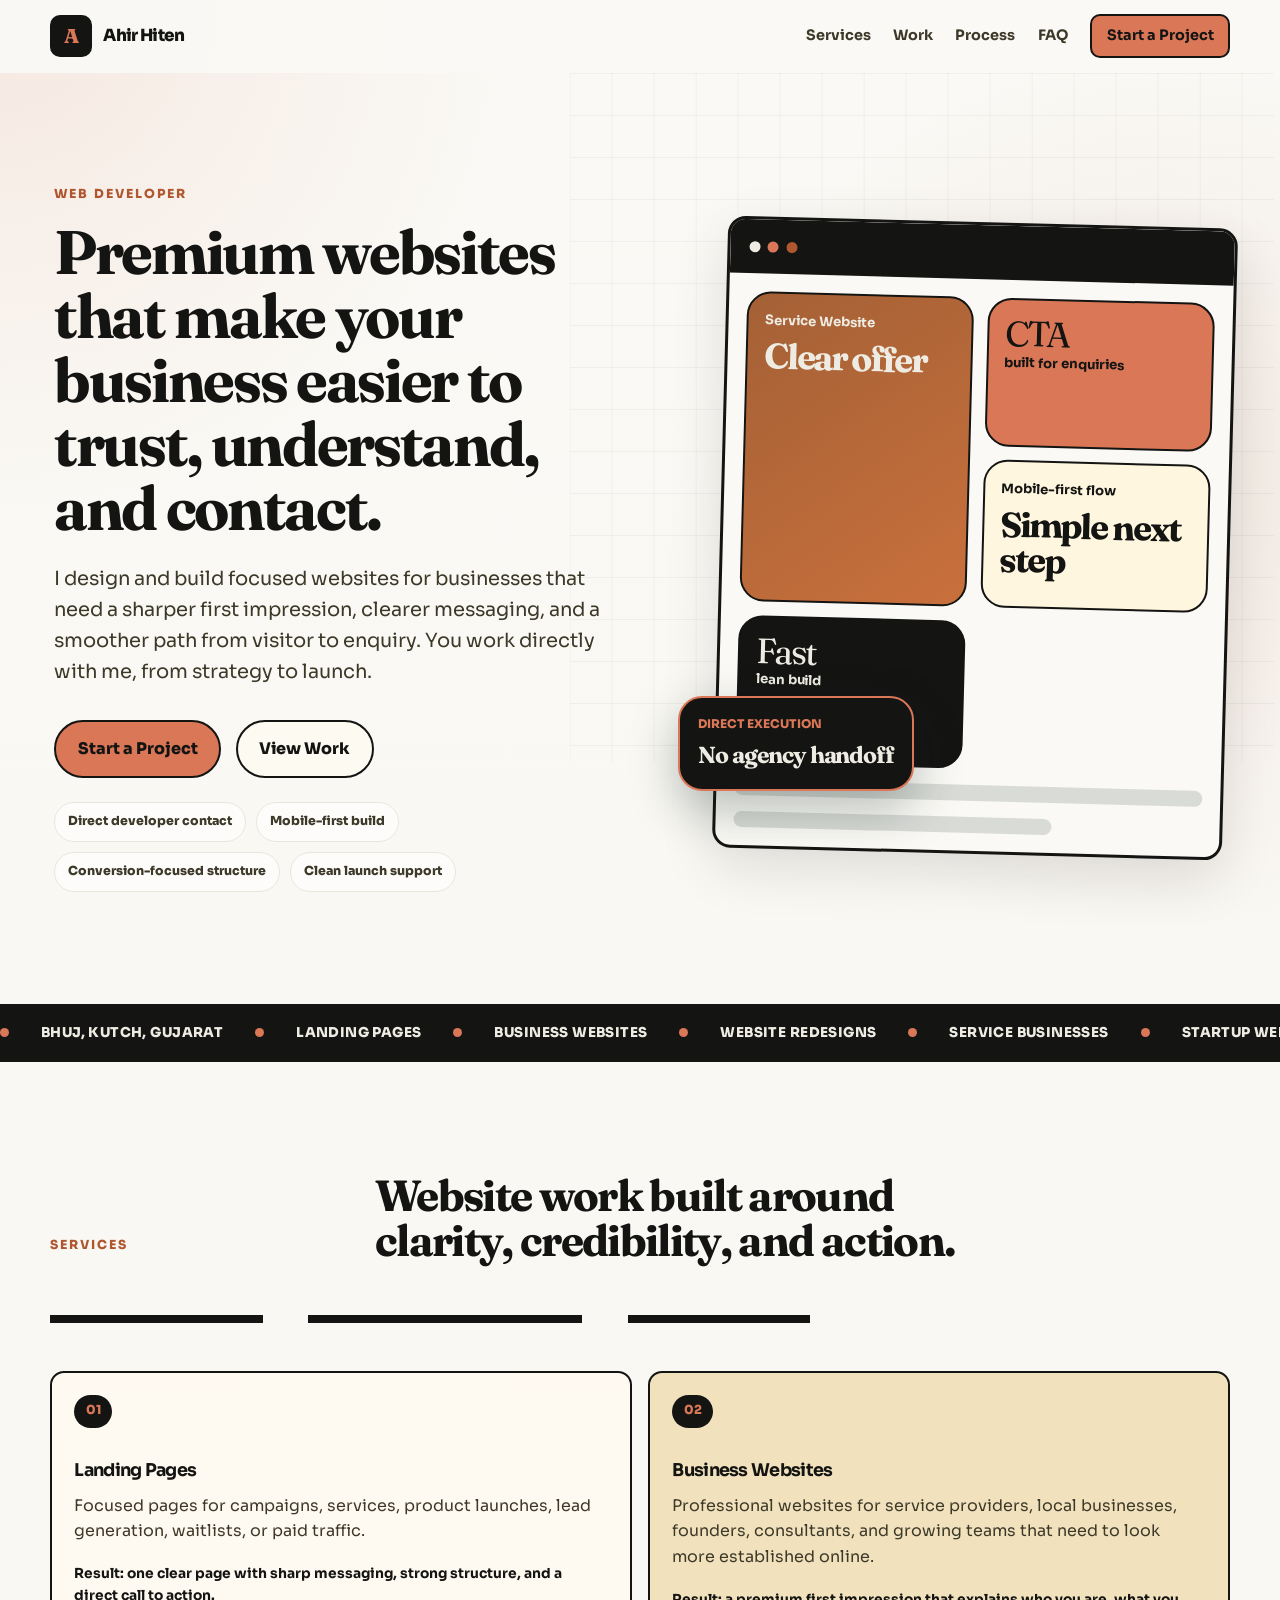
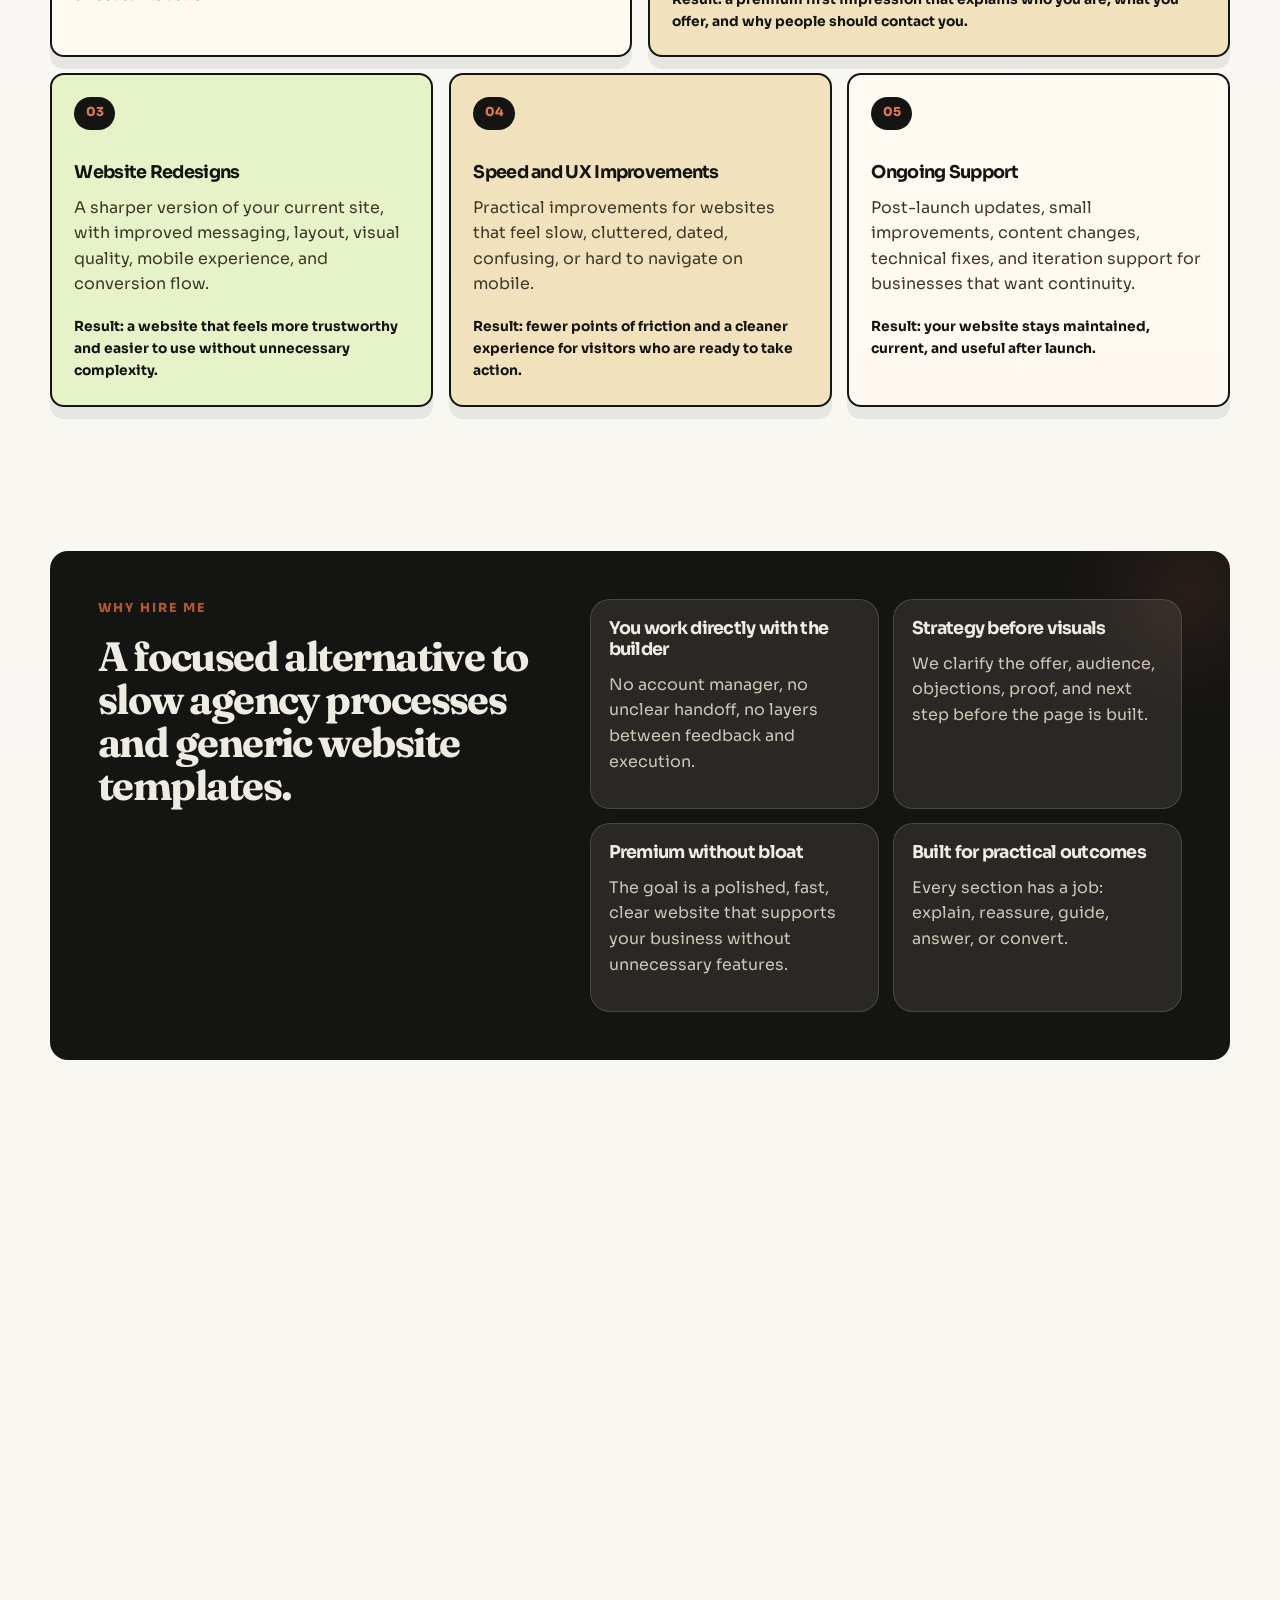
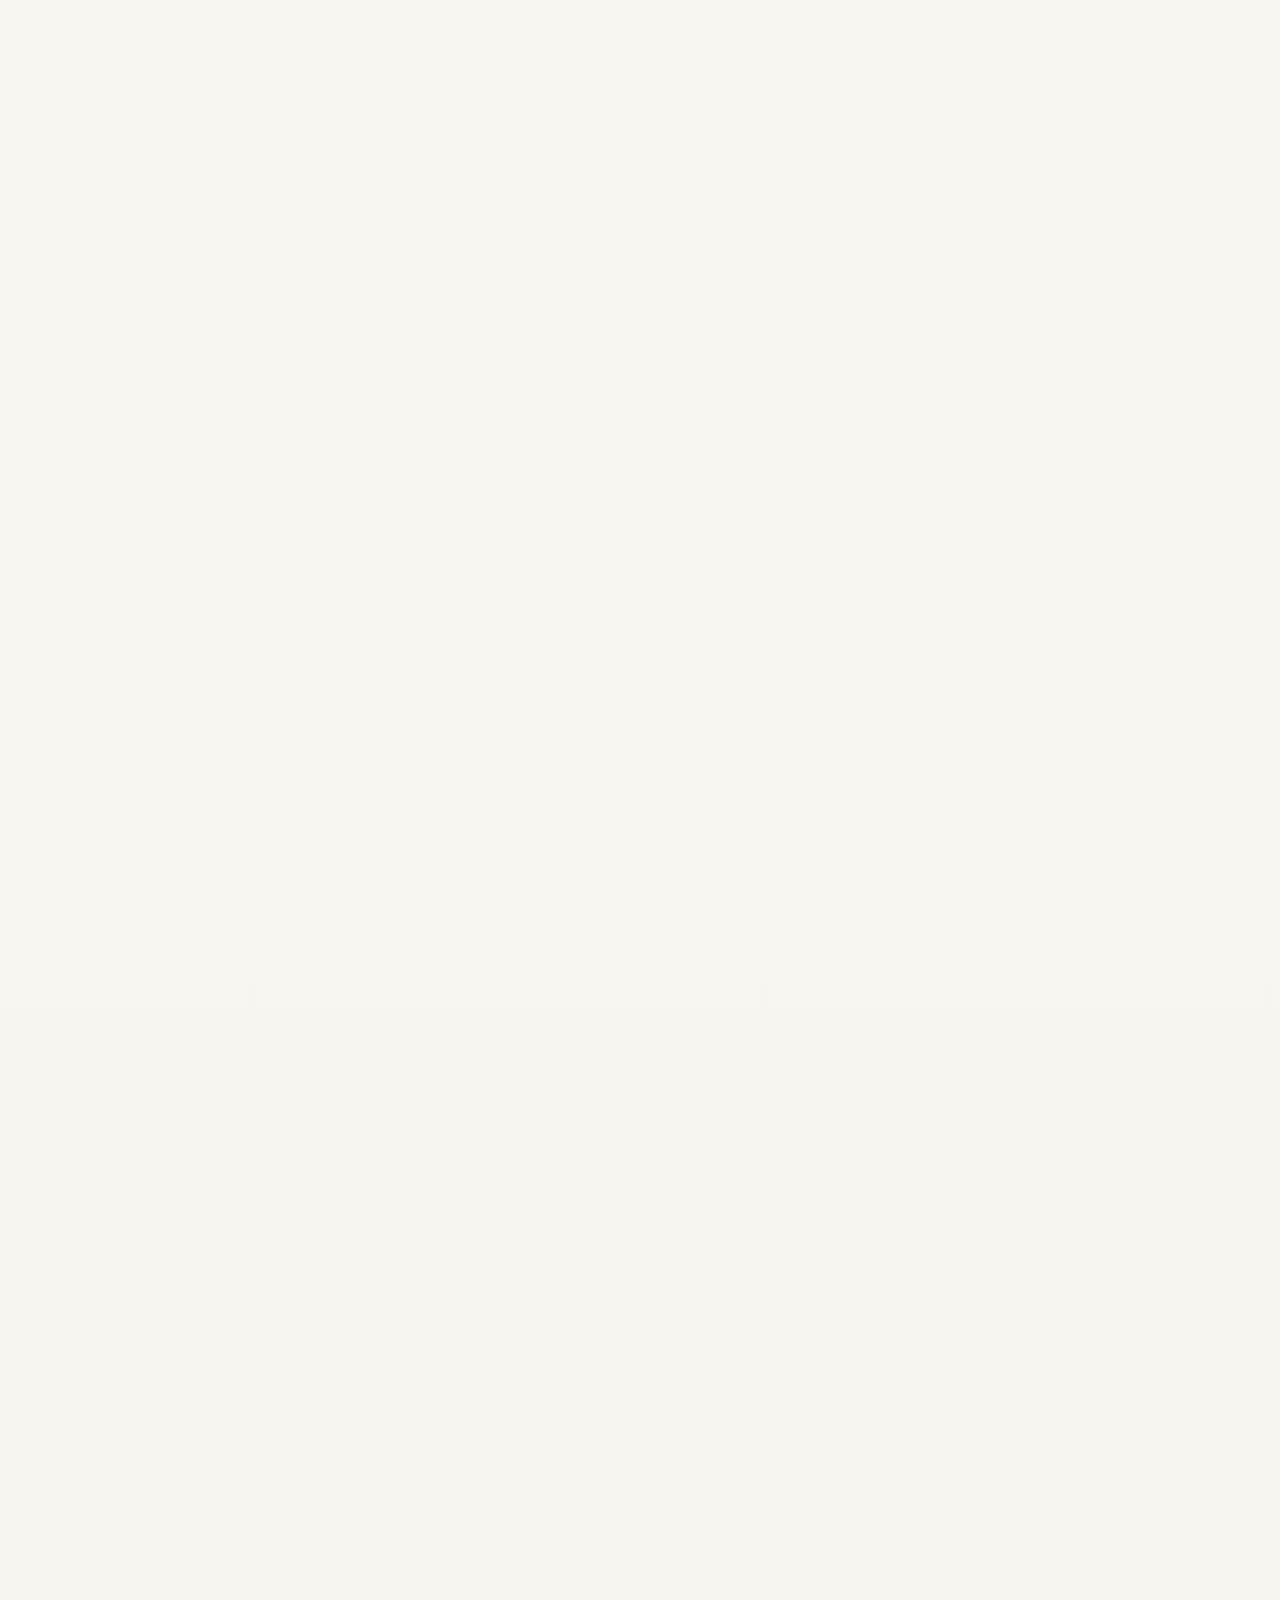
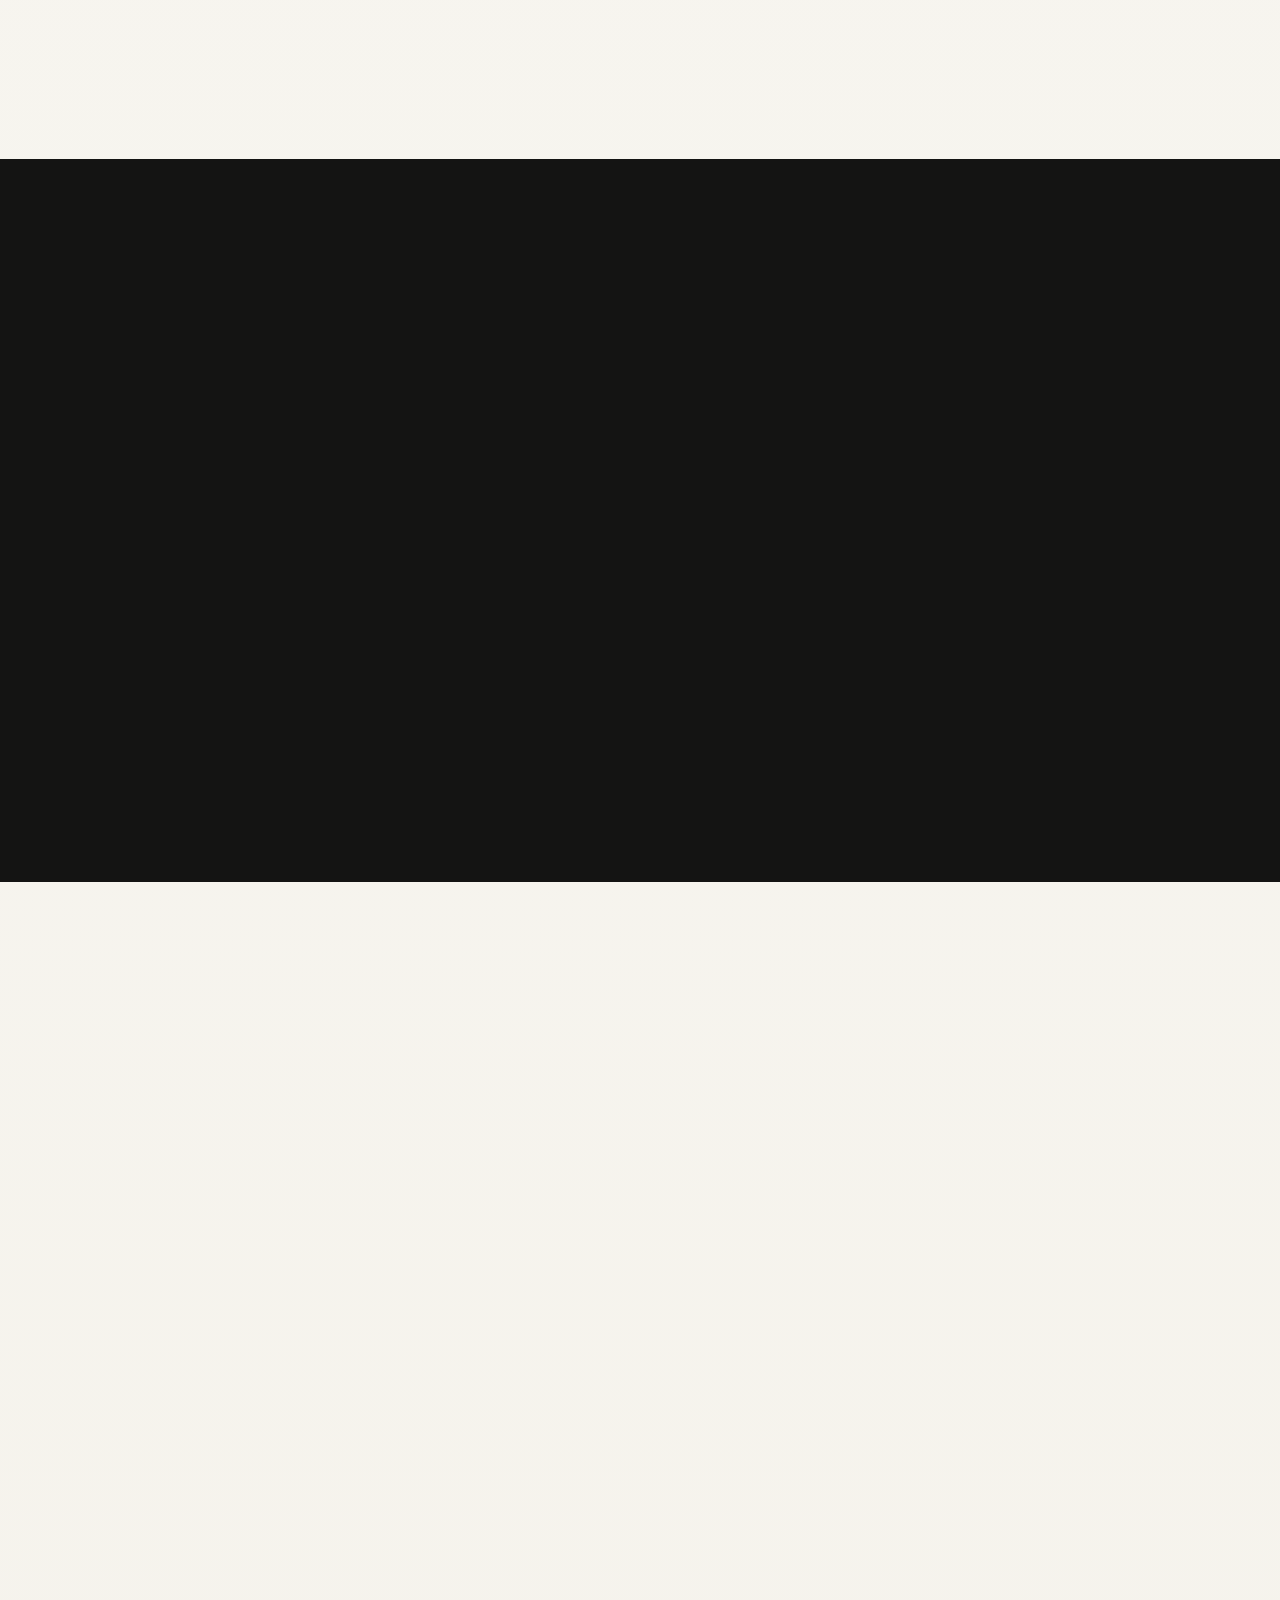
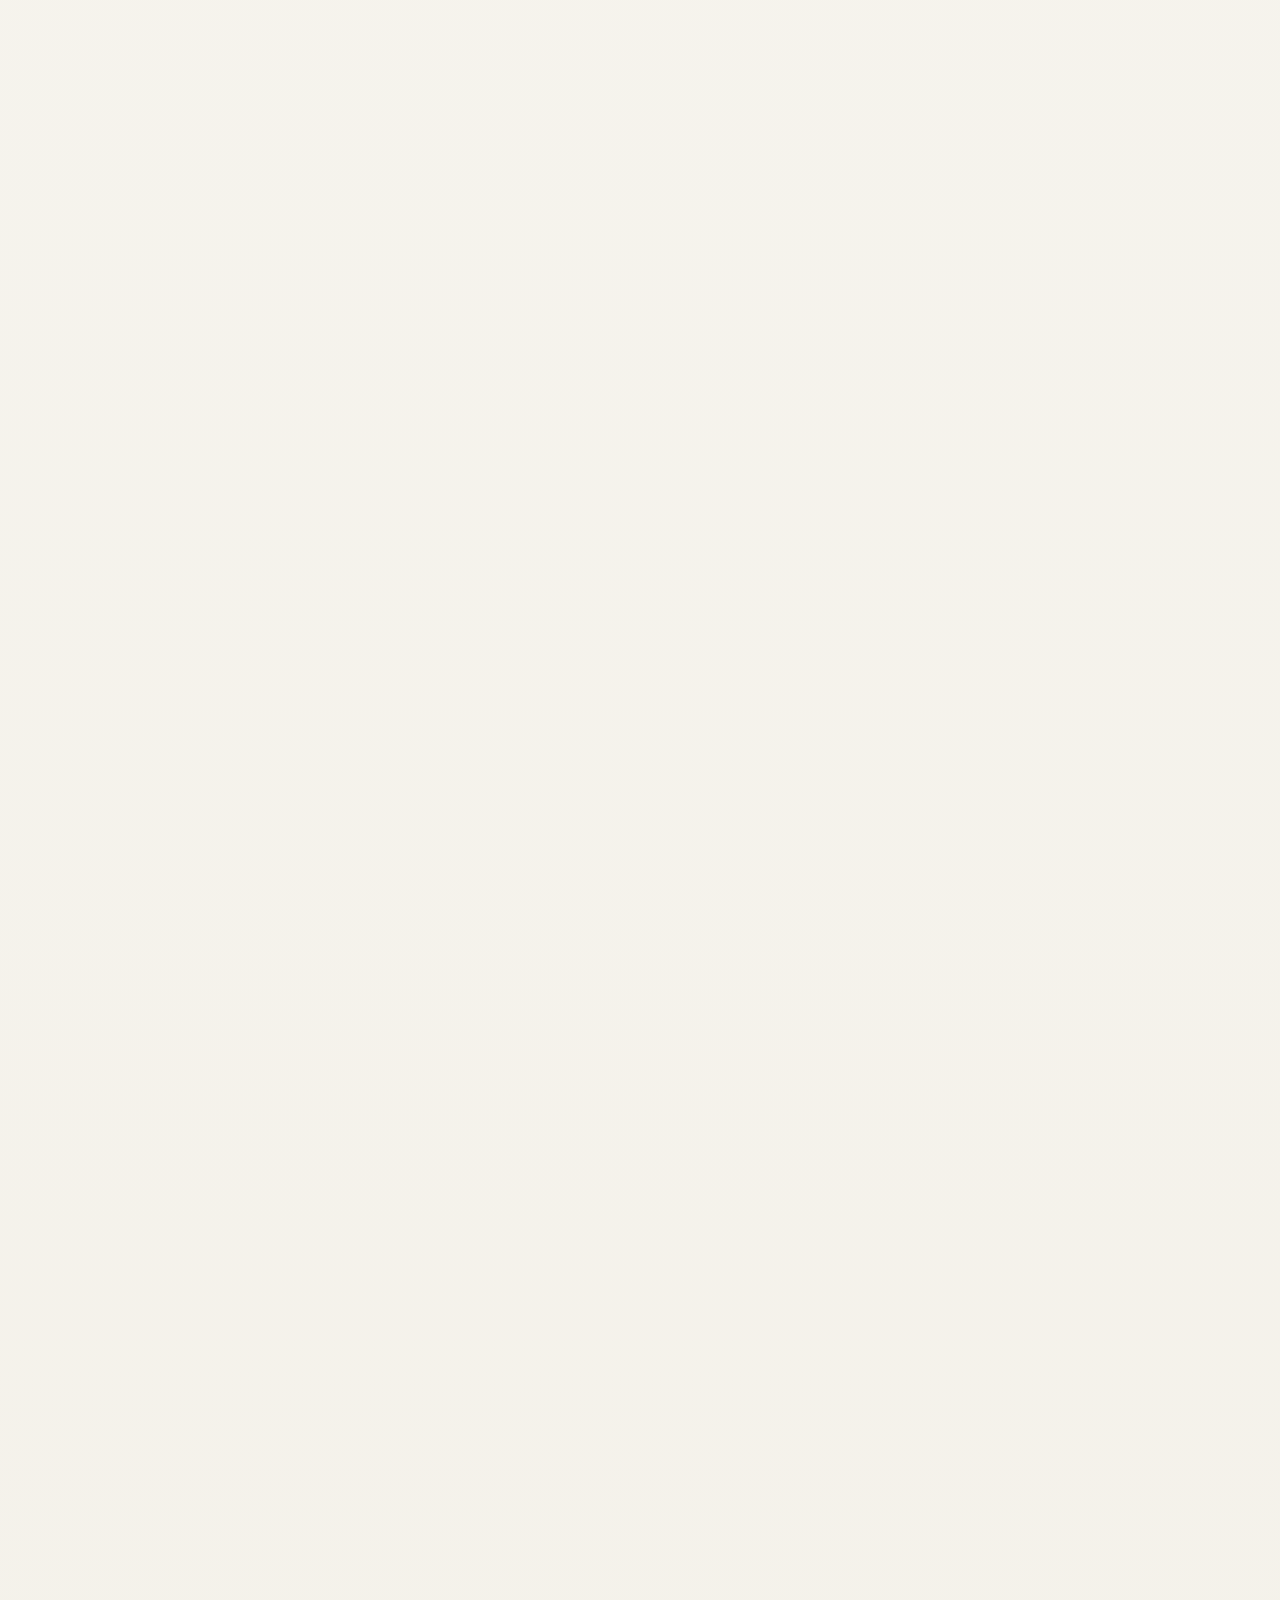
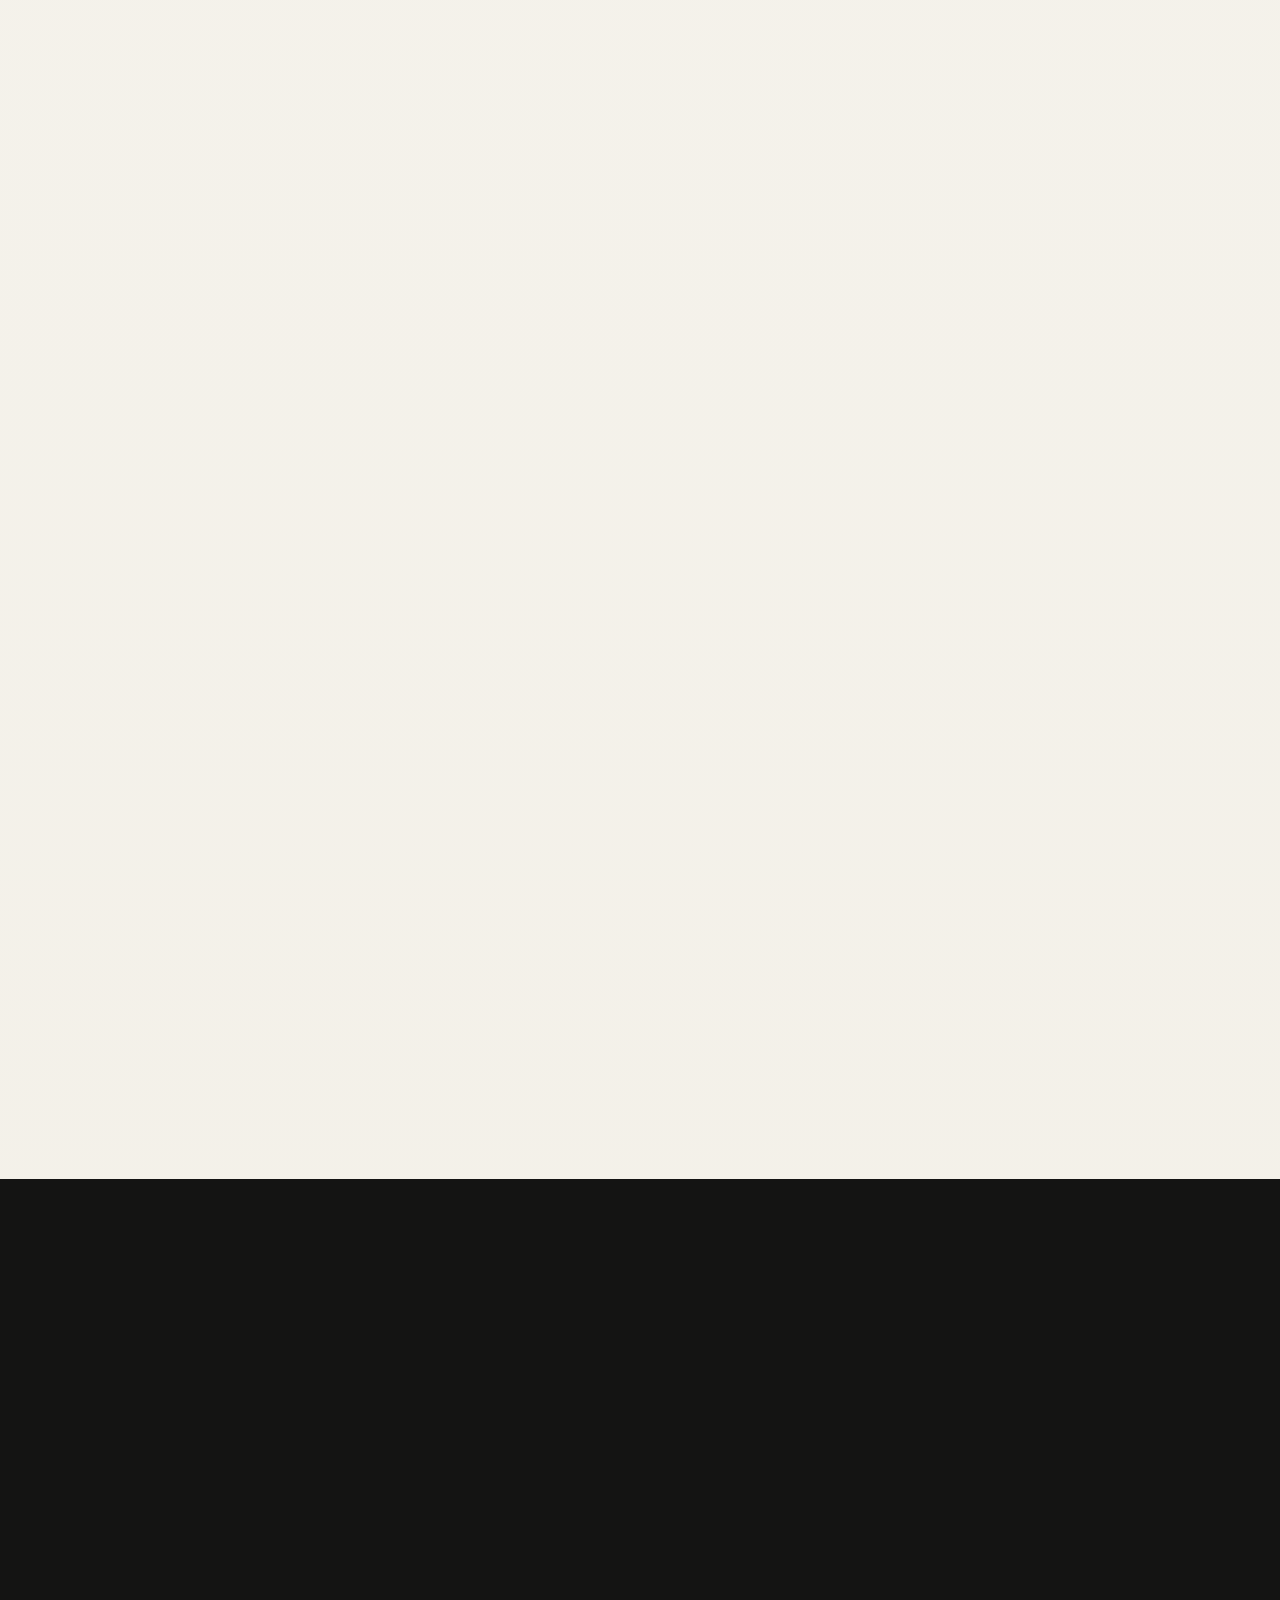
<file: index.html>
<!doctype html>
<html lang="en">
  <head>
    <meta charset="utf-8">
    <meta name="viewport" content="width=device-width, initial-scale=1">
    <title>Web Developer | Hiten</title>
    <meta
      name="description"
      content="Hiten is a web developer building landing pages, business websites, redesigns, and performance-focused websites for businesses that need clarity and enquiries."
    >
    <meta name="theme-color" content="#10231c">
    <meta name="robots" content="index, follow">
    <link rel="canonical" href="https://hiten-ahir30.github.io/">

    <meta property="og:type" content="website">
    <meta property="og:title" content="Web Developer | Hiten">
    <meta
      property="og:description"
      content="Premium websites and landing pages for businesses that need stronger positioning, better trust, and clearer enquiry paths."
    >
    <meta property="og:url" content="https://hiten-ahir30.github.io/">
    <meta property="og:image" content="https://hiten-ahir30.github.io/assets/og-image.png">

    <meta name="twitter:card" content="summary_large_image">
    <meta name="twitter:title" content="Hiten | Web Developer">
    <meta
      name="twitter:description"
      content="Web developer creating landing pages, business websites, redesigns, and speed-focused web experiences."
    >
    <meta name="twitter:image" content="https://hiten-ahir30.github.io/assets/og-image.png">

    <link rel="icon" href="assets/favicon.svg" type="image/svg+xml">
    <link rel="manifest" href="site.webmanifest">
    <link rel="preconnect" href="https://fonts.googleapis.com">
    <link rel="preconnect" href="https://fonts.gstatic.com" crossorigin>
    <link
      rel="preload"
      as="style"
      href="https://fonts.googleapis.com/css2?family=Fraunces:opsz,wght@9..144,600;9..144,700&family=Sora:wght@400;500;600;700;800&display=swap"
      onload="this.onload=null;this.rel='stylesheet'"
    >
    <noscript>
      <link
        href="https://fonts.googleapis.com/css2?family=Fraunces:opsz,wght@9..144,600;9..144,700&family=Sora:wght@400;500;600;700;800&display=swap"
        rel="stylesheet"
      >
    </noscript>
    <script>document.documentElement.classList.add("js");</script>
    <link rel="stylesheet" href="styles.css">

    <script type="application/ld+json">
      {
        "@context": "https://schema.org",
        "@type": "ProfessionalService",
        "name": "Hiten Web Studio",
        "url": "https://hiten-ahir30.github.io/",
        "email": "ahirhiten789@gmail.com",
        "telephone": "+91 9979481734",
        "address": {
          "@type": "PostalAddress",
          "addressLocality": "Bhuj",
          "addressRegion": "Gujarat",
          "addressCountry": "IN"
        },
        "description": "Web developer in Gujarat focused on landing pages, business websites, redesigns, website clarity, and performance improvements.",
        "areaServed": ["Bhuj", "Kutch", "Gujarat", "India", "Worldwide"],
        "priceRange": "$$"
      }
    </script>
  </head>
  <body>
    <div id="scroll-sentinel"></div>
    <a class="skip-link" href="#main">Skip to content</a>
    <header class="site-header" data-header>
      <nav class="nav" aria-label="Main navigation">
        <a class="brand" href="index.html" aria-label="Ahir Hiten home">
          <span class="brand-mark">A</span>
          <span class="brand-text">Ahir Hiten</span>
        </a>
        <button class="nav-toggle" type="button" aria-label="Open navigation" aria-controls="nav-panel" aria-expanded="false" data-nav-toggle>
          <span></span>
          <span></span>
        </button>
        <div class="nav-panel" id="nav-panel" data-nav-panel>
          <a href="#services">Services</a>
          <a href="#work">Work</a>
          <a href="#process">Process</a>
          <a href="#faq">FAQ</a>
          <a class="nav-cta" href="contact/">Start a Project</a>
        </div>
      </nav>
    </header>

    <main id="main">
      <section class="hero section-shell">
        <div class="hero-copy reveal">
          <p class="eyebrow">Web developer</p>
          <h1>Premium websites that make your business easier to trust, understand, and contact.</h1>
          <p class="hero-text">
            I design and build focused websites for businesses that need a sharper first impression,
            clearer messaging, and a smoother path from visitor to enquiry. You work directly with me,
            from strategy to launch.
          </p>
          <div class="hero-actions" aria-label="Primary actions">
            <a class="button button-primary" href="contact/">Start a Project</a>
            <a class="button button-secondary" href="#work">View Work</a>
          </div>
          <div class="trust-row" aria-label="Trust highlights">
            <span>Direct developer contact</span>
            <span>Mobile-first build</span>
            <span>Conversion-focused structure</span>
            <span>Clean launch support</span>
          </div>
        </div>

        <div class="hero-visual reveal" aria-label="Website preview illustration">
          <div class="browser-card">
            <div class="browser-top">
              <span></span>
              <span></span>
              <span></span>
            </div>
            <div class="browser-body">
              <div class="visual-grid">
                <div class="visual-tile tall">
                  <p>Service Website</p>
                  <strong>Clear offer</strong>
                </div>
                <div class="visual-tile lime">
                  <span>CTA</span>
                  <p>built for enquiries</p>
                </div>
                <div class="visual-tile cream">
                  <p>Mobile-first flow</p>
                  <strong>Simple next step</strong>
                </div>
                <div class="visual-tile dark">
                  <span>Fast</span>
                  <p>lean build</p>
                </div>
              </div>
              <div class="screen-line"></div>
              <div class="screen-line short"></div>
            </div>
          </div>
          <div class="floating-note">
            <span>Direct execution</span>
            <strong>No agency handoff</strong>
          </div>
        </div>
      </section>

      <section class="proof-strip" aria-label="Credibility highlights">
        <div class="proof-track">
          <span>Bhuj, Kutch, Gujarat</span>
          <span>Landing pages</span>
          <span>Business websites</span>
          <span>Website redesigns</span>
          <span>Service businesses</span>
          <span>Startup websites</span>
          <span>Local business websites</span>
          <span>Mobile-first builds</span>
          <span>Directly working with the developer</span>
          <span>Bhuj, Kutch, Gujarat</span>
          <span>Landing pages</span>
          <span>Business websites</span>
          <span>Website redesigns</span>
          <span>Service businesses</span>
          <span>Startup websites</span>
          <span>Local business websites</span>
          <span>Mobile-first builds</span>
          <span>Directly working with the developer</span>
        </div>
      </section>

      <section class="section-shell section-intro" id="services">
        <div class="section-heading reveal">
          <p class="eyebrow">Services</p>
          <h2>Website work built around clarity, credibility, and action.</h2>
        </div>
        <div class="cards-grid services-grid">
          <article class="service-card reveal">
            <span class="card-index">01</span>
            <h3>Landing Pages</h3>
            <p>Focused pages for campaigns, services, product launches, lead generation, waitlists, or paid traffic.</p>
            <strong>Result: one clear page with sharp messaging, strong structure, and a direct call to action.</strong>
          </article>
          <article class="service-card reveal">
            <span class="card-index">02</span>
            <h3>Business Websites</h3>
            <p>Professional websites for service providers, local businesses, founders, consultants, and growing teams that need to look more established online.</p>
            <strong>Result: a premium first impression that explains who you are, what you offer, and why people should contact you.</strong>
          </article>
          <article class="service-card reveal">
            <span class="card-index">03</span>
            <h3>Website Redesigns</h3>
            <p>A sharper version of your current site, with improved messaging, layout, visual quality, mobile experience, and conversion flow.</p>
            <strong>Result: a website that feels more trustworthy and easier to use without unnecessary complexity.</strong>
          </article>
          <article class="service-card reveal">
            <span class="card-index">04</span>
            <h3>Speed and UX Improvements</h3>
            <p>Practical improvements for websites that feel slow, cluttered, dated, confusing, or hard to navigate on mobile.</p>
            <strong>Result: fewer points of friction and a cleaner experience for visitors who are ready to take action.</strong>
          </article>
          <article class="service-card reveal">
            <span class="card-index">05</span>
            <h3>Ongoing Support</h3>
            <p>Post-launch updates, small improvements, content changes, technical fixes, and iteration support for businesses that want continuity.</p>
            <strong>Result: your website stays maintained, current, and useful after launch.</strong>
          </article>
        </div>
      </section>

      <section class="why-section section-shell">
        <div class="why-panel reveal">
          <div>
            <p class="eyebrow">Why hire me</p>
            <h2>A focused alternative to slow agency processes and generic website templates.</h2>
          </div>
          <div class="why-list">
            <article>
              <h3>You work directly with the builder</h3>
              <p>No account manager, no unclear handoff, no layers between feedback and execution.</p>
            </article>
            <article>
              <h3>Strategy before visuals</h3>
              <p>We clarify the offer, audience, objections, proof, and next step before the page is built.</p>
            </article>
            <article>
              <h3>Premium without bloat</h3>
              <p>The goal is a polished, fast, clear website that supports your business without unnecessary features.</p>
            </article>
            <article>
              <h3>Built for practical outcomes</h3>
              <p>Every section has a job: explain, reassure, guide, answer, or convert.</p>
            </article>
          </div>
        </div>
      </section>

      <section class="section-shell" id="work">
        <div class="section-heading reveal">
          <p class="eyebrow">Selected work</p>
          <h2>Project placeholders that show the kind of problems I solve. Real client work can be added here when available.</h2>
        </div>

        <div class="work-grid">
          <article class="work-card reveal">
            <div class="work-thumb thumb-launch">
              <span>Launch</span>
              <img src="assets/project-launch.svg" alt="Abstract SaaS landing page mockup with signup dashboard" width="760" height="560" loading="lazy" decoding="async" fetchpriority="low">
            </div>
            <div class="work-content">
              <p class="work-type">Landing page placeholder</p>
              <h3>SaaS Waitlist Landing Page</h3>
              <dl>
                <div>
                  <dt>Needed</dt>
                  <dd>A focused pre-launch page that explains the product, builds early trust, and encourages visitors to join a waitlist.</dd>
                </div>
                <div>
                  <dt>Delivered</dt>
                  <dd>Hero messaging, benefit-led sections, product explanation, early-access CTA, FAQ, mobile-first layout, and a clean static build.</dd>
                </div>
                <div>
                  <dt>Result</dt>
                  <dd>Designed to help visitors understand the offer quickly and take one clear action without distraction.</dd>
                </div>
              </dl>
            </div>
          </article>

          <article class="work-card reveal">
            <div class="work-thumb thumb-local">
              <span>Local</span>
              <img src="assets/project-local.svg" alt="Abstract local business website mockup with booking interface" width="760" height="560" loading="lazy" decoding="async" fetchpriority="low">
            </div>
            <div class="work-content">
              <p class="work-type">Local business website placeholder</p>
              <h3>Service Business Website Redesign</h3>
              <dl>
                <div>
                  <dt>Needed</dt>
                  <dd>A more credible website for a local service business where visitors compare providers before calling or enquiring.</dd>
                </div>
                <div>
                  <dt>Delivered</dt>
                  <dd>Clear service structure, trust sections, local positioning, contact-focused CTAs, responsive layouts, and simplified navigation.</dd>
                </div>
                <div>
                  <dt>Result</dt>
                  <dd>Designed to make the business feel more professional, easier to evaluate, and easier to contact.</dd>
                </div>
              </dl>
            </div>
          </article>

          <article class="work-card reveal">
            <div class="work-thumb thumb-growth">
              <span>Growth</span>
              <img src="assets/project-growth.svg" alt="Abstract B2B service page mockup with conversion sections" width="760" height="560" loading="lazy" decoding="async" fetchpriority="low">
            </div>
            <div class="work-content">
              <p class="work-type">Conversion-focused service page placeholder</p>
              <h3>Consulting Service Page</h3>
              <dl>
                <div>
                  <dt>Needed</dt>
                  <dd>A page that explains a high-value service clearly, handles common objections, and makes the enquiry step feel low-risk.</dd>
                </div>
                <div>
                  <dt>Delivered</dt>
                  <dd>Outcome-led copy structure, service breakdown, process section, trust signals, FAQ, and a direct lead path.</dd>
                </div>
                <div>
                  <dt>Result</dt>
                  <dd>Designed to help serious buyers understand the offer, see the next step, and enquire with more confidence.</dd>
                </div>
              </dl>
            </div>
          </article>
        </div>
      </section>

      <section class="results-section">
        <div class="section-shell">
          <div class="section-heading reveal">
            <p class="eyebrow">Outcomes</p>
          <h2>Built for business clarity, not just a better-looking page.</h2>
          </div>
          <div class="results-grid">
            <div class="result-card reveal">
              <span>01</span>
              <h3>Sharper positioning</h3>
              <p>Your website should quickly answer what you do, who it is for, why it matters, and what the visitor should do next.</p>
            </div>
            <div class="result-card reveal">
              <span>02</span>
              <h3>Stronger first impression</h3>
              <p>A polished visual system helps your business feel more credible before a visitor reads every detail.</p>
            </div>
            <div class="result-card reveal">
              <span>03</span>
              <h3>Clearer enquiry path</h3>
              <p>Pages are structured around visitor intent, trust, proof, objections, and a simple next step.</p>
            </div>
            <div class="result-card reveal">
              <span>04</span>
              <h3>Better mobile experience</h3>
              <p>The layout, copy hierarchy, buttons, spacing, and performance decisions are planned for mobile users from the start.</p>
            </div>
          </div>
        </div>
      </section>

      <section class="section-shell process-section" id="process">
        <div class="section-heading reveal">
          <p class="eyebrow">Process</p>
          <h2>A straightforward process from first conversation to launch.</h2>
        </div>
        <div class="process-line">
          <article class="process-step reveal">
            <span>1</span>
            <h3>Discovery</h3>
            <p>We clarify your business, audience, offer, current website, goals, timeline, and what the new website needs to achieve.</p>
          </article>
          <article class="process-step reveal">
            <span>2</span>
            <h3>Structure</h3>
            <p>I plan the page flow, content priorities, calls to action, trust points, and sections needed to guide visitors toward enquiry.</p>
          </article>
          <article class="process-step reveal">
            <span>3</span>
            <h3>Design and Build</h3>
            <p>The website is designed and developed with the same goal in mind: premium presentation, clear messaging, responsive layout, and practical execution.</p>
          </article>
          <article class="process-step reveal">
            <span>4</span>
            <h3>Launch and Support</h3>
            <p>I help with final checks, basic deployment support, responsive QA, and post-launch updates where needed.</p>
          </article>
        </div>
      </section>

      <section class="trust-section section-shell" id="trust">
        <div class="trust-card reveal">
          <div>
            <p class="eyebrow">Trust</p>
            <h2>Clear standards and transparent work before any claim.</h2>
          </div>
          <div class="quote-grid">
            <blockquote>
              <p>Direct communication keeps feedback clear and decisions moving without extra layers.</p>
              <cite>Working standard</cite>
            </blockquote>
            <blockquote>
              <p>Portfolio placeholders are labelled honestly until real client work is approved for public use.</p>
              <cite>Proof standard</cite>
            </blockquote>
            <blockquote>
              <p>Scope is discussed before build, so you know what is included and what happens next.</p>
              <cite>Project standard</cite>
            </blockquote>
          </div>
        </div>
      </section>

      <section class="about-section section-shell">
        <div class="about-grid reveal">
          <div class="portrait-card" aria-hidden="true">
            <span>A</span>
          </div>
          <div>
            <p class="eyebrow">About</p>
            <h2>I am Hiten, a web developer based in Gujarat.</h2>
            <p>
              I build modern websites for businesses that want a stronger online presence without dealing
              with a slow or complicated agency process. My work focuses on clear messaging, premium visual
              direction, responsive frontend development, and practical launch support.
            </p>
            <p>
              I am a good fit if you need someone who can think through the page, write with the customer
              journey in mind, and build a clean website that supports real business goals.
            </p>
            <div class="about-tags">
              <span>Website strategy</span>
              <span>Conversion-focused copy structure</span>
              <span>Responsive design</span>
              <span>Frontend development</span>
              <span>Launch support</span>
              <span>Local and remote projects</span>
            </div>
          </div>
        </div>
      </section>

      <section class="section-shell faq-section" id="faq">
        <div class="section-heading reveal">
          <p class="eyebrow">FAQ</p>
          <h2>Straight answers before we start.</h2>
        </div>
        <div class="faq-list reveal">
          <details>
            <summary>How fast can you deliver?</summary>
            <p>A focused landing page can usually move faster than a full website, especially when content, feedback, and decisions are ready. After reviewing your scope, I will give you a realistic timeline instead of a vague promise.</p>
          </details>
          <details>
            <summary>Do you only work with businesses in Bhuj or Kutch?</summary>
            <p>No. I am based in Bhuj, Kutch, Gujarat, but I can work with clients remotely across India and worldwide.</p>
          </details>
          <details>
            <summary>Can you write the website copy too?</summary>
            <p>Yes. I can help structure and write the website copy so the page is clear, direct, and focused on enquiries. If you already have copy, I can refine it during the build.</p>
          </details>
          <details>
            <summary>Do you redesign existing websites?</summary>
            <p>Yes. I can improve the structure, messaging, design quality, mobile layout, speed, and conversion flow of an existing website.</p>
          </details>
          <details>
            <summary>Do you handle both design and development?</summary>
            <p>Yes. I handle the website direction, design approach, and frontend build together, which keeps the work cleaner and reduces handoff issues.</p>
          </details>
          <details>
            <summary>What do you need to get started?</summary>
            <p>Share your business details, current website if you have one, main goal, target audience, services or offer, timeline, and a few reference websites if you have them.</p>
          </details>
          <details>
            <summary>Do you offer maintenance after launch?</summary>
            <p>Yes. I can help with updates, small fixes, new sections, content changes, and ongoing improvements after the website goes live.</p>
          </details>
        </div>
      </section>

      <section class="final-cta section-shell">
        <div class="cta-panel reveal">
          <p class="eyebrow">Start here</p>
          <h2>Need a website that looks premium and makes the next step obvious?</h2>
          <p>Send your project details, goal, and timeline. I will review it and reply with the best next step.</p>
          <div class="hero-actions">
            <a class="button button-primary" href="contact/">Discuss Your Project</a>
            <a class="button button-secondary" href="mailto:ahirhiten789@gmail.com">Email Directly</a>
          </div>
        </div>
      </section>
    </main>

    <footer class="footer">
      <div class="footer-inner">
        <div class="footer-top">
          <a class="brand" href="index.html" aria-label="Ahir Hiten home">
            <span class="brand-mark">A</span>
            <span class="brand-text">Ahir Hiten</span>
          </a>
          <p class="footer-kicker">Available for focused websites, redesigns, and landing pages.</p>
        </div>

        <div class="footer-display">
          <div class="footer-copy">
          <p class="footer-eyebrow">Web developer</p>
            <a class="footer-title" href="contact/">
              <span>AHIR</span>
              <span>HITEN</span>
            </a>
          </div>

          <div class="footer-visual" aria-hidden="true">
            <svg class="footer-drawing" viewBox="0 0 520 520" role="presentation" aria-hidden="true">
              <circle class="footer-drawing-orbit" cx="260" cy="260" r="176"></circle>
              <circle class="footer-drawing-orbit is-inner" cx="260" cy="260" r="116"></circle>
              <path class="footer-drawing-wave" d="M83 313c52-52 111-77 177-77 65 0 123 25 177 77"></path>
              <path class="footer-drawing-wave is-lower" d="M110 353c44-31 94-47 150-47 55 0 106 16 150 47"></path>
              <path class="footer-drawing-a" d="M262 108l88 263h-42l-20-61H205l-20 61h-42l90-263h29Zm14 167-29-90-30 90h59Z"></path>
              <circle class="footer-drawing-dot" cx="383" cy="149" r="15"></circle>
              <circle class="footer-drawing-dot is-small" cx="145" cy="398" r="10"></circle>
            </svg>
            <div class="footer-art-note">
              <span>Built with intent</span>
              <strong>Clear. Sharp. Memorable.</strong>
            </div>
          </div>
        </div>

        <div class="footer-meta">
          <div class="footer-links">
            <a href="mailto:ahirhiten789@gmail.com">ahirhiten789@gmail.com</a>
            <a href="tel:+919979481734">+91 99794 81734</a>
            <a href="contact/">Contact</a>
            <a href="#services">Services</a>
            <a href="#work">Work</a>
          </div>
          <p>Based in Bhuj, Kutch, Gujarat. Working with clients locally and remotely. Copyright <span data-year></span> Hiten.</p>
        </div>
      </div>
    </footer>

    <script src="script.js" defer></script>
  </body>
</html>
</file>
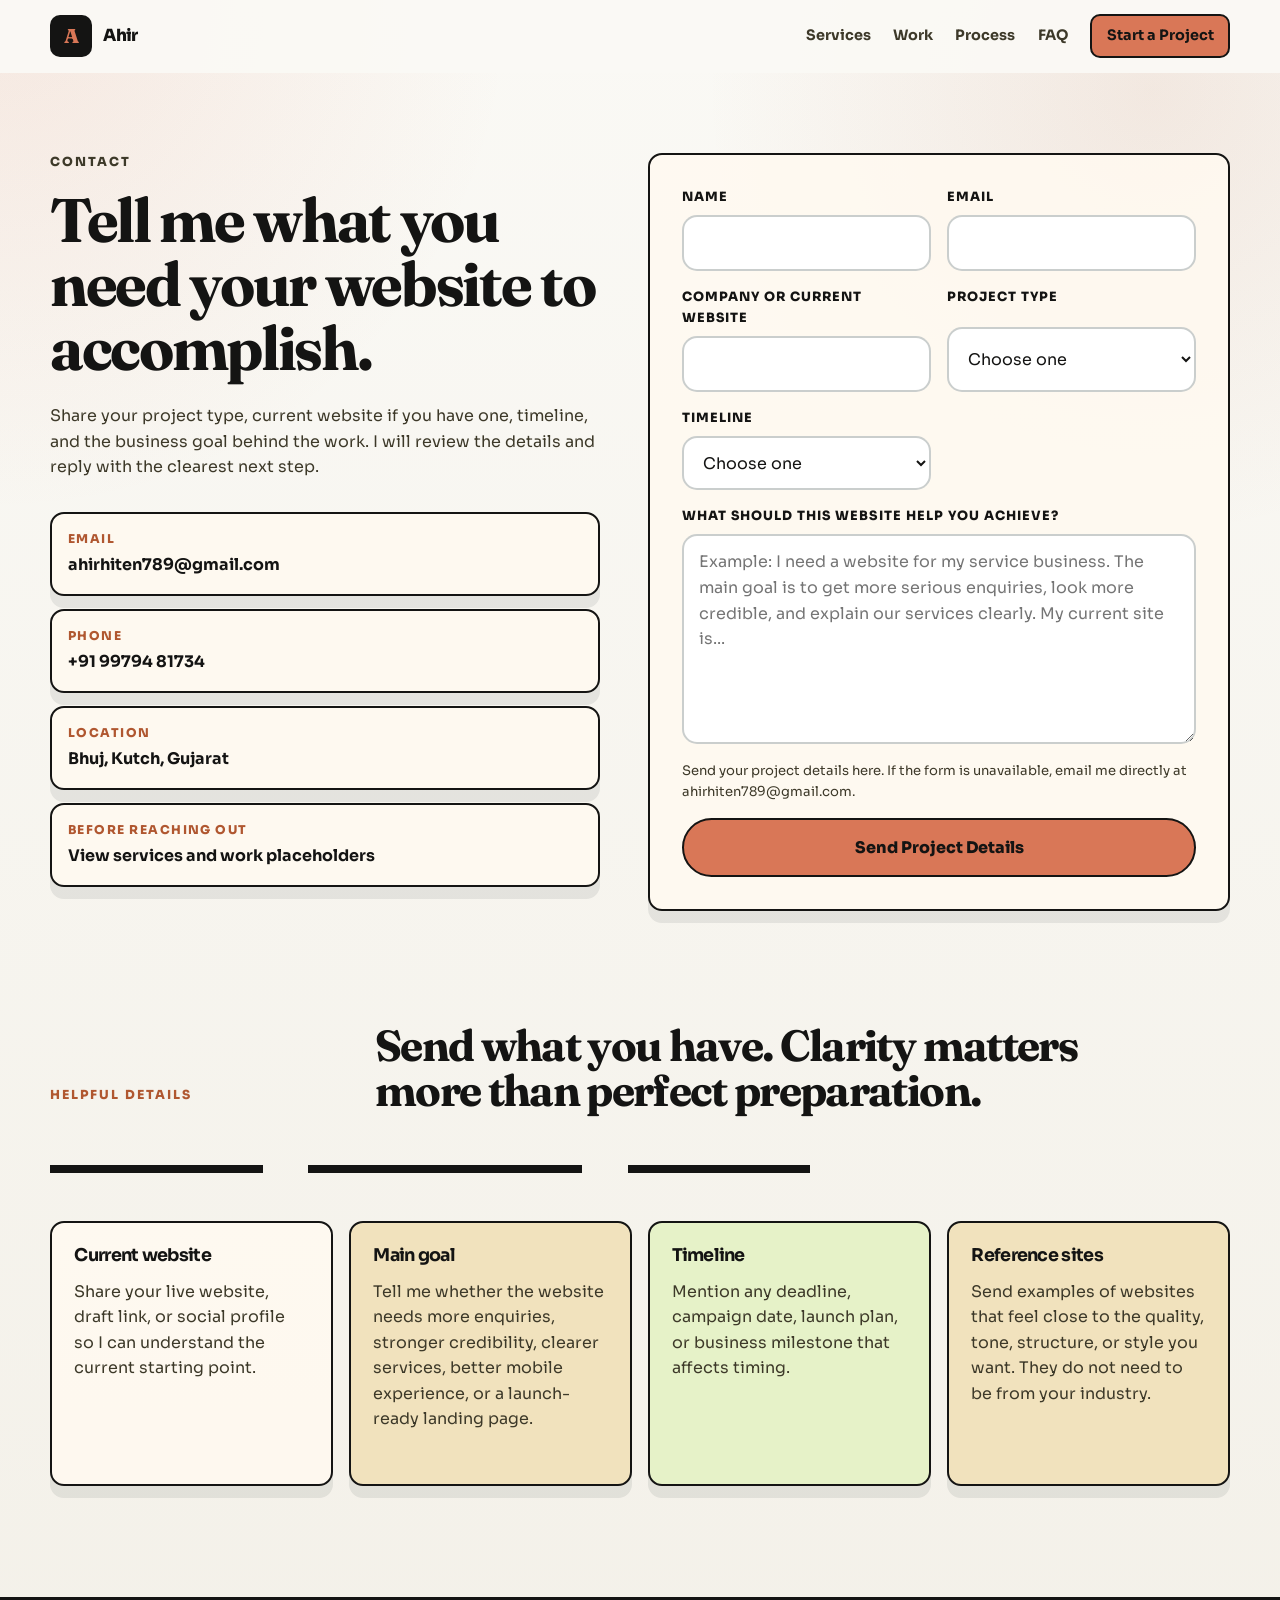
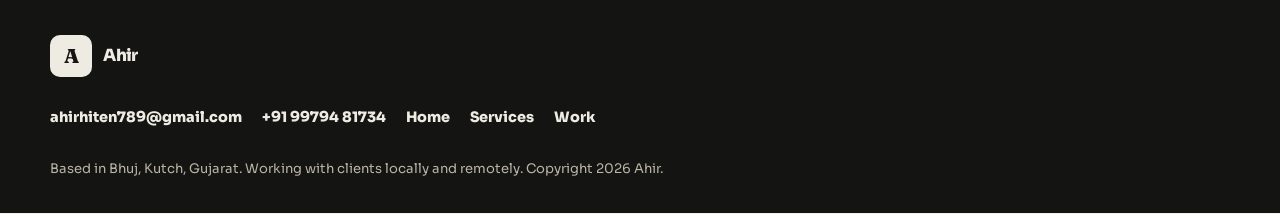
<file: contact/index.html>
<!doctype html>
<html lang="en">
  <head>
    <meta charset="utf-8">
    <meta name="viewport" content="width=device-width, initial-scale=1">
    <title>Contact Web Developer | Hiten</title>
    <meta
      name="description"
      content="Contact Hiten, a web developer in Gujarat, to discuss a landing page, business website, redesign, or performance-focused website project."
    >
    <meta name="theme-color" content="#10231c">
    <meta name="robots" content="index, follow">
    <link rel="canonical" href="https://ahirhiten.github.io/contact/">
    <link rel="icon" href="https://ahirhiten.github.io/assets/favicon.svg" type="image/svg+xml">
    <link rel="manifest" href="https://ahirhiten.github.io/site.webmanifest">
    <link rel="preconnect" href="https://fonts.googleapis.com">
    <link rel="preconnect" href="https://fonts.gstatic.com" crossorigin>
    <link
      rel="preload"
      as="style"
      href="https://fonts.googleapis.com/css2?family=Fraunces:opsz,wght@9..144,600;9..144,700&family=Sora:wght@400;500;600;700;800&display=swap"
      onload="this.onload=null;this.rel='stylesheet'"
    >
    <noscript>
      <link
        href="https://fonts.googleapis.com/css2?family=Fraunces:opsz,wght@9..144,600;9..144,700&family=Sora:wght@400;500;600;700;800&display=swap"
        rel="stylesheet"
      >
    </noscript>
    <script>document.documentElement.classList.add("js");</script>
    <link rel="preload" href="https://ahirhiten.github.io/styles.css" as="style">
    <link rel="stylesheet" href="https://ahirhiten.github.io/styles.css">
  </head>
  <body>
    <a class="skip-link" href="#main">Skip to content</a>
    <header class="site-header" data-header>
      <nav class="nav" aria-label="Main navigation">
        <a class="brand" href="../" aria-label="Ahir home">
          <span class="brand-mark">A</span>
          <span class="brand-text">Ahir</span>
        </a>
        <button class="nav-toggle" type="button" aria-label="Open navigation" aria-controls="nav-panel" aria-expanded="false" data-nav-toggle>
          <span></span>
          <span></span>
        </button>
        <div class="nav-panel" id="nav-panel" data-nav-panel>
          <a href="../#services">Services</a>
          <a href="../#work">Work</a>
          <a href="../#process">Process</a>
          <a href="../#faq">FAQ</a>
          <a class="nav-cta" href="./" aria-current="page">Start a Project</a>
        </div>
      </nav>
    </header>

    <main id="main">
      <section class="contact-hero section-shell">
        <div class="contact-copy reveal">
          <p class="eyebrow">Contact</p>
          <h1>Tell me what you need your website to accomplish.</h1>
          <p>
            Share your project type, current website if you have one, timeline, and the business goal behind
            the work. I will review the details and reply with the clearest next step.
          </p>
          <div class="contact-methods">
            <a href="mailto:ahirhiten789@gmail.com">
              <span>Email</span>
              <strong>ahirhiten789@gmail.com</strong>
            </a>
            <a href="tel:+919979481734">
              <span>Phone</span>
              <strong>+91 99794 81734</strong>
            </a>
            <a href="https://www.google.com/maps/search/?api=1&query=Bhuj%2C%20Kutch%2C%20Gujarat" rel="noreferrer">
              <span>Location</span>
              <strong>Bhuj, Kutch, Gujarat</strong>
            </a>
            <a href="../#work">
              <span>Before reaching out</span>
              <strong>View services and work placeholders</strong>
            </a>
          </div>
        </div>

        <form class="contact-form reveal" action="https://api.web3forms.com/submit" method="POST" aria-describedby="form-note">
          <input type="hidden" name="access_key" value="7fb3498a-1d9c-4fc3-ab55-26cf0c6ec04d">
          <input type="hidden" name="subject" value="New website project inquiry for Ahir">
          <input type="hidden" name="from_name" value="Ahir Portfolio Contact Form">
          <input type="checkbox" name="botcheck" tabindex="-1" autocomplete="off" hidden>
          <div class="field-row">
            <label for="name">Name</label>
            <input id="name" name="name" type="text" autocomplete="name" required>
          </div>
          <div class="field-row">
            <label for="email">Email</label>
            <input id="email" name="email" type="email" autocomplete="email" required>
          </div>
          <div class="field-row">
            <label for="company">Company or current website</label>
            <input id="company" name="company" type="text" autocomplete="organization">
          </div>
          <div class="field-row">
            <label for="project">Project type</label>
            <select id="project" name="project" required>
              <option value="">Choose one</option>
              <option>Landing page</option>
              <option>Business website</option>
              <option>Website redesign</option>
              <option>Speed and UX improvements</option>
              <option>Ongoing support</option>
              <option>Not sure yet</option>
            </select>
          </div>
          <div class="field-row">
            <label for="timeline">Timeline</label>
            <select id="timeline" name="timeline" required>
              <option value="">Choose one</option>
              <option>As soon as possible</option>
              <option>Within 2-4 weeks</option>
              <option>Within 1-2 months</option>
              <option>Flexible</option>
              <option>I need guidance</option>
            </select>
          </div>
          <div class="field-row full">
            <label for="message">What should this website help you achieve?</label>
            <textarea id="message" name="message" rows="7" placeholder="Example: I need a website for my service business. The main goal is to get more serious enquiries, look more credible, and explain our services clearly. My current site is..." required></textarea>
          </div>
          <p class="form-note" id="form-note" data-form-note>
            Send your project details here. If the form is unavailable, email me directly at ahirhiten789@gmail.com.
          </p>
          <button class="button button-primary full-button" type="submit">Send Project Details</button>
        </form>
      </section>

      <section class="section-shell contact-checklist">
        <div class="section-heading reveal">
          <p class="eyebrow">Helpful details</p>
          <h2>Send what you have. Clarity matters more than perfect preparation.</h2>
        </div>
        <div class="cards-grid">
          <article class="service-card reveal">
            <h3>Current website</h3>
            <p>Share your live website, draft link, or social profile so I can understand the current starting point.</p>
          </article>
          <article class="service-card reveal">
            <h3>Main goal</h3>
            <p>Tell me whether the website needs more enquiries, stronger credibility, clearer services, better mobile experience, or a launch-ready landing page.</p>
          </article>
          <article class="service-card reveal">
            <h3>Timeline</h3>
            <p>Mention any deadline, campaign date, launch plan, or business milestone that affects timing.</p>
          </article>
          <article class="service-card reveal">
            <h3>Reference sites</h3>
            <p>Send examples of websites that feel close to the quality, tone, structure, or style you want. They do not need to be from your industry.</p>
          </article>
        </div>
      </section>
    </main>

    <footer class="footer">
      <div class="footer-inner">
        <a class="brand" href="../" aria-label="Ahir home">
          <span class="brand-mark">A</span>
          <span class="brand-text">Ahir</span>
        </a>
        <div class="footer-links">
          <a href="mailto:ahirhiten789@gmail.com">ahirhiten789@gmail.com</a>
          <a href="tel:+919979481734">+91 99794 81734</a>
          <a href="../">Home</a>
          <a href="../#services">Services</a>
          <a href="../#work">Work</a>
        </div>
        <p>Based in Bhuj, Kutch, Gujarat. Working with clients locally and remotely. Copyright <span data-year></span> Ahir.</p>
      </div>
    </footer>

    <script src="https://ahirhiten.github.io/script.js" defer></script>
  </body>
</html>
</file>
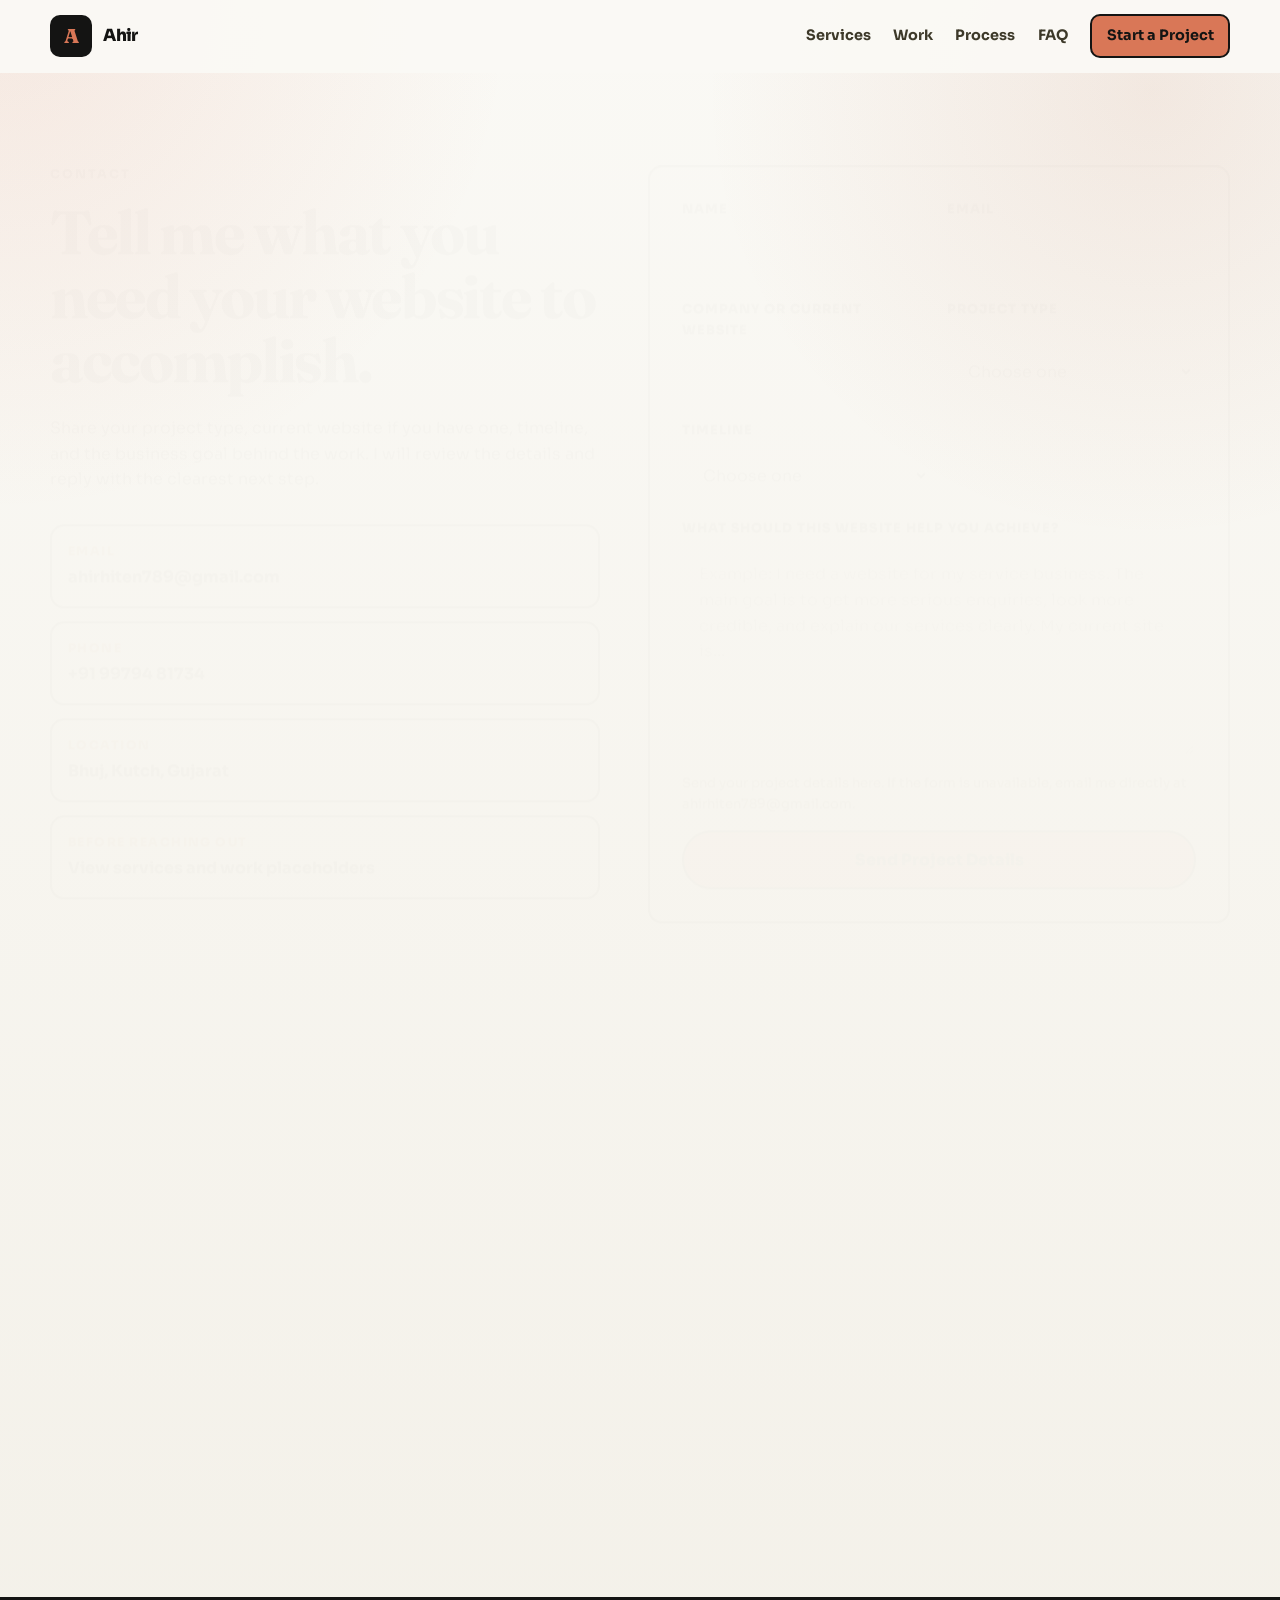
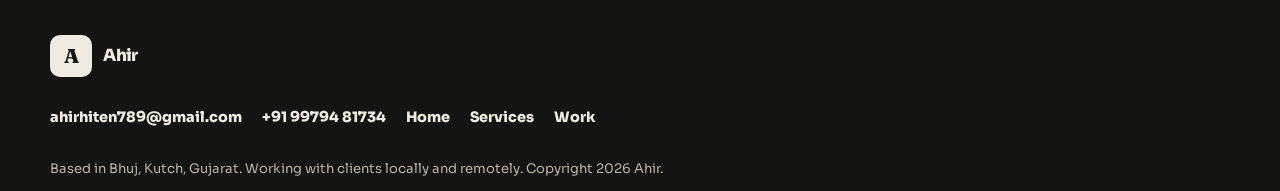
<file: contact.html>
<!doctype html>
<html lang="en">
  <head>
    <meta charset="utf-8">
    <meta name="viewport" content="width=device-width, initial-scale=1">
    <meta http-equiv="refresh" content="0; url=/contact/">
    <link rel="canonical" href="https://ahirhiten.github.io/contact/">
    <title>Contact</title>
  </head>
  <body>
    <p><a href="/contact/">Continue to the contact page</a></p>
  </body>
</html>
</file>
<file: styles.css>
:root {
  --ink: #141413;
  --ink-soft: #3d3929;
  --moss: #797568;
  --lime: #d97757;
  --copper: #b05730;
  --cream: #eeece2;
  --paper: #faf9f5;
  --line: #e8e6dc;
  --white: #ffffff;
  --shadow: 0 18px 55px rgba(20, 20, 19, 0.1);
  --shadow-hard: 0 18px 55px rgba(20, 20, 19, 0.12);
  --radius-lg: 18px;
  --radius-md: 14px;
  --radius-sm: 8px;
  --font-display: "Fraunces", Georgia, serif;
  --font-body: "Sora", "Trebuchet MS", sans-serif;
}

* {
  box-sizing: border-box;
}

html {
  scroll-padding-top: 110px;
}

body {
  margin: 0;
  background:
    radial-gradient(circle at top left, rgba(217, 119, 87, 0.13), transparent 32rem),
    radial-gradient(circle at 90% 5%, rgba(176, 87, 48, 0.1), transparent 28rem),
    linear-gradient(180deg, var(--paper) 0%, #f3f0e8 100%);
  color: var(--ink);
  font-family: var(--font-body);
  line-height: 1.6;
  overflow-x: hidden;
}

main > section:not(:first-child),
.footer {
  contain-intrinsic-size: 1px 900px;
  content-visibility: auto;
}

body.nav-open {
  overflow: hidden;
}

a {
  color: inherit;
  text-decoration: none;
}

a:focus-visible,
button:focus-visible,
summary:focus-visible,
input:focus-visible,
select:focus-visible,
textarea:focus-visible {
  outline: 3px solid var(--lime);
  outline-offset: 4px;
}

img,
svg {
  max-width: 100%;
}

button,
input,
select,
textarea {
  font: inherit;
}

.skip-link {
  background: var(--lime);
  border: 2px solid var(--ink);
  border-radius: 999px;
  color: var(--ink);
  font-weight: 800;
  left: 1rem;
  padding: 0.7rem 1rem;
  position: fixed;
  top: -5rem;
  z-index: 1000;
}

.skip-link:focus {
  top: 1rem;
}

.site-header {
  background: rgba(250, 249, 245, 0.94);
  border-bottom: 1px solid transparent;
  left: 0;
  position: sticky;
  top: 0;
  transition: border-color 180ms ease, background 180ms ease;
  width: 100%;
  z-index: 100;
}

.site-header.is-scrolled {
  background: rgba(250, 249, 245, 0.98);
  border-color: var(--line);
}

.nav,
.section-shell,
.footer-inner {
  margin: 0 auto;
  max-width: 1180px;
  width: min(calc(100% - 64px), 1180px);
}

.nav {
  align-items: center;
  display: flex;
  justify-content: space-between;
  min-height: 72px;
}

.brand {
  align-items: center;
  display: inline-flex;
  font-weight: 800;
  gap: 0.7rem;
  letter-spacing: -0.04em;
}

.brand-mark {
  align-items: center;
  background: var(--ink);
  border-radius: 10px;
  color: var(--lime);
  display: inline-flex;
  font-family: var(--font-display);
  font-size: 1.25rem;
  height: 42px;
  justify-content: center;
  width: 42px;
}

.brand-text {
  font-size: 1.05rem;
}

.nav-panel {
  align-items: center;
  display: flex;
  gap: 1.4rem;
}

.nav-panel a {
  color: var(--ink-soft);
  font-size: 0.9rem;
  font-weight: 700;
  transition: color 180ms ease;
}

.nav-panel a:hover,
.nav-panel a:focus,
.nav-panel a[aria-current="page"] {
  color: var(--ink);
}

.nav-panel .nav-cta {
  background: var(--lime);
  border: 2px solid var(--ink);
  border-radius: 10px;
  color: var(--ink);
  padding: 0.55rem 0.9rem;
}

.nav-toggle {
  background: var(--ink);
  border: 0;
  border-radius: 999px;
  display: none;
  height: 44px;
  padding: 0;
  position: relative;
  width: 44px;
}

.nav-toggle span {
  background: var(--lime);
  border-radius: 999px;
  display: block;
  height: 2px;
  left: 12px;
  position: absolute;
  transition: transform 180ms ease;
  width: 20px;
}

.nav-toggle span:first-child {
  top: 16px;
}

.nav-toggle span:last-child {
  top: 26px;
}

.nav-toggle[aria-expanded="true"] span:first-child {
  transform: translateY(5px) rotate(45deg);
}

.nav-toggle[aria-expanded="true"] span:last-child {
  transform: translateY(-5px) rotate(-45deg);
}

.hero {
  align-items: center;
  display: grid;
  gap: clamp(2rem, 5vw, 4rem);
  grid-template-columns: minmax(0, 1fr) minmax(320px, 0.98fr);
  min-height: calc(100vh - 78px);
  overflow: visible;
  padding: clamp(3.5rem, 7vw, 5rem) 0 4rem;
  position: relative;
}

.hero-copy {
  padding-left: 0.25rem;
}

.hero::before {
  background-image:
    linear-gradient(rgba(16, 35, 28, 0.08) 1px, transparent 1px),
    linear-gradient(90deg, rgba(16, 35, 28, 0.08) 1px, transparent 1px);
  background-size: 42px 42px;
  content: "";
  inset: 0 auto auto 50%;
  height: 74%;
  opacity: 0.55;
  pointer-events: none;
  position: absolute;
  transform: translateX(-10%);
  width: 55vw;
  z-index: -1;
}

.eyebrow {
  color: var(--copper);
  font-size: 0.78rem;
  font-weight: 800;
  letter-spacing: 0.16em;
  margin: 0 0 1rem;
  text-transform: uppercase;
}

h1,
h2,
h3,
p {
  margin-top: 0;
}

h1,
h2 {
  font-family: var(--font-display);
  letter-spacing: -0.038em;
  line-height: 1.04;
}

h1 {
  font-size: clamp(2.75rem, 4.8vw, 4.45rem);
  margin-bottom: 1.4rem;
  max-width: 680px;
}

h2 {
  font-size: clamp(2rem, 3.8vw, 3.75rem);
  margin-bottom: 1.1rem;
}

h3 {
  font-size: 1.1rem;
  letter-spacing: -0.04em;
  line-height: 1.2;
  margin-bottom: 0.75rem;
}

.hero-text {
  color: var(--ink-soft);
  font-size: clamp(1rem, 1.8vw, 1.22rem);
  max-width: 680px;
}

.hero-actions {
  display: flex;
  flex-wrap: wrap;
  gap: 0.9rem;
  margin: 2rem 0 1.5rem;
}

.button {
  align-items: center;
  border: 2px solid var(--ink);
  border-radius: 999px;
  display: inline-flex;
  font-weight: 800;
  justify-content: center;
  min-height: 54px;
  padding: 0.9rem 1.35rem;
  transition: box-shadow 180ms ease, transform 180ms ease, background 180ms ease, border-color 180ms ease;
}

.button:hover,
.button:focus {
  box-shadow: 4px 4px 0 var(--ink);
  transform: translate(-1px, -1px);
}

.button-primary {
  background: var(--lime);
  color: var(--ink);
}

.button-secondary {
  background: rgba(255, 250, 240, 0.65);
  color: var(--ink);
}

.trust-row {
  display: flex;
  flex-wrap: wrap;
  gap: 0.65rem;
}

.trust-row span,
.about-tags span {
  background: rgba(255, 255, 255, 0.58);
  border: 1px solid var(--line);
  border-radius: 999px;
  color: var(--ink-soft);
  font-size: 0.78rem;
  font-weight: 800;
  padding: 0.55rem 0.8rem;
}

.hero-visual {
  min-height: 600px;
  position: relative;
}

.browser-card {
  background: var(--paper);
  border: 3px solid var(--ink);
  border-radius: var(--radius-lg);
  box-shadow: var(--shadow-hard);
  margin-left: auto;
  max-width: 510px;
  overflow: hidden;
  position: relative;
  transform: rotate(1.5deg);
  transition: box-shadow 240ms ease, transform 240ms ease;
}

.hero:hover .browser-card {
  box-shadow: 12px 12px 0 var(--ink);
  transform: rotate(0deg) translateY(-4px);
}

.browser-top {
  align-items: center;
  background: var(--ink);
  display: flex;
  gap: 0.45rem;
  height: 54px;
  padding: 0 1.2rem;
}

.browser-top span {
  background: var(--cream);
  border-radius: 50%;
  display: block;
  height: 11px;
  width: 11px;
}

.browser-top span:nth-child(2) {
  background: var(--lime);
}

.browser-top span:nth-child(3) {
  background: var(--copper);
}

.browser-body {
  padding: 1.15rem;
}

.visual-grid {
  display: grid;
  gap: 0.85rem;
  grid-template-columns: 1fr 1fr;
}

.visual-tile {
  background: #e8d8b3;
  border: 2px solid var(--ink);
  border-radius: 24px;
  min-height: 148px;
  padding: 1rem;
}

.visual-tile.tall {
  background:
    linear-gradient(145deg, rgba(16, 35, 28, 0.2), transparent),
    #c9703c;
  color: var(--cream);
  grid-row: span 2;
  min-height: 310px;
}

.visual-tile.lime {
  background: var(--lime);
}

.visual-tile.cream {
  background: #fff6df;
}

.visual-tile.dark {
  background: var(--ink);
  color: var(--cream);
}

.visual-tile p {
  font-size: 0.82rem;
  font-weight: 700;
  margin-bottom: 0.5rem;
}

.visual-tile strong,
.visual-tile span {
  display: block;
  font-family: var(--font-display);
  font-size: 2.2rem;
  letter-spacing: -0.06em;
  line-height: 1;
}

.screen-line {
  background: rgba(16, 35, 28, 0.14);
  border-radius: 999px;
  height: 16px;
  margin-top: 1rem;
}

.screen-line.short {
  width: 68%;
}

.floating-note {
  background: var(--ink);
  border: 2px solid var(--lime);
  border-radius: 24px;
  bottom: 4rem;
  box-shadow: 0 18px 48px rgba(16, 35, 28, 0.28);
  color: var(--cream);
  left: 0;
  padding: 1rem 1.15rem;
  position: absolute;
}

.floating-note span {
  color: var(--lime);
  display: block;
  font-size: 0.75rem;
  font-weight: 800;
  margin-bottom: 0.15rem;
  text-transform: uppercase;
}

.floating-note strong {
  font-family: var(--font-display);
  font-size: 1.45rem;
  letter-spacing: -0.05em;
}

.proof-strip {
  background: var(--ink);
  border-block: 2px solid var(--ink);
  color: var(--cream);
  overflow: hidden;
  padding: 1rem 0;
}

.proof-track {
  display: flex;
  gap: 2rem;
  white-space: nowrap;
  width: max-content;
}

.proof-strip:hover .proof-track,
.proof-strip:focus-within .proof-track {
  animation-play-state: paused;
}

.proof-track span {
  align-items: center;
  display: inline-flex;
  font-size: 0.85rem;
  font-weight: 800;
  letter-spacing: 0.03em;
  text-transform: uppercase;
}

.proof-track span::before {
  background: var(--lime);
  border-radius: 999px;
  content: "";
  display: inline-block;
  height: 9px;
  margin-right: 2rem;
  width: 9px;
}

.section-shell {
  padding: 7rem 0;
}

section,
#services,
#work,
#process,
#faq {
  scroll-margin-top: 110px;
}

.section-heading {
  align-items: end;
  display: grid;
  gap: clamp(1.25rem, 4vw, 3.5rem);
  grid-template-columns: minmax(140px, 0.32fr) minmax(0, 1fr);
  margin-bottom: clamp(2rem, 4vw, 3rem);
}

.section-heading .eyebrow {
  align-self: end;
  margin-bottom: 0.45rem;
}

.section-heading h2 {
  font-size: clamp(2rem, 3.4vw, 3.35rem);
  grid-column: 2;
  margin-bottom: 0;
  max-width: 820px;
  text-wrap: balance;
}

.section-heading::after {
  background:
    linear-gradient(90deg, var(--ink) 0 28%, transparent 28% 34%, var(--ink) 34% 70%, transparent 70% 76%, var(--ink) 76%);
  content: "";
  display: block;
  grid-column: 1 / -1;
  height: 8px;
  max-width: 760px;
  width: 100%;
}

.cards-grid {
  display: grid;
  gap: 1rem;
  grid-template-columns: repeat(4, minmax(0, 1fr));
}

.services-grid {
  grid-template-columns: repeat(6, minmax(0, 1fr));
}

.services-grid .service-card:nth-child(1),
.services-grid .service-card:nth-child(2) {
  grid-column: span 3;
}

.services-grid .service-card:nth-child(3),
.services-grid .service-card:nth-child(4),
.services-grid .service-card:nth-child(5) {
  grid-column: span 2;
}

.service-card,
.result-card,
.process-step,
.contact-form,
.contact-methods a {
  background: rgba(255, 250, 240, 0.86);
  border: 2px solid var(--ink);
  border-radius: var(--radius-md);
  box-shadow: 0 12px 0 rgba(16, 35, 28, 0.08);
  transition: border-color 220ms ease, box-shadow 220ms ease, transform 220ms ease;
}

.service-card {
  min-height: 265px;
  padding: 1.4rem;
  position: relative;
}

.service-card:nth-child(2n) {
  background: #f1e2bd;
}

.service-card:nth-child(3n) {
  background: #e6f2c8;
}

.card-index {
  background: var(--ink);
  border-radius: 999px;
  color: var(--lime);
  display: inline-flex;
  font-size: 0.78rem;
  font-weight: 800;
  margin-bottom: 2rem;
  padding: 0.38rem 0.7rem;
}

.service-card p,
.result-card p,
.process-step p,
.work-content dd,
.faq-list p,
.about-grid p,
.contact-copy p,
.form-note {
  color: var(--ink-soft);
}

.service-card strong {
  display: block;
  font-size: 0.86rem;
  margin-top: 1.2rem;
}

.why-section {
  padding-top: 2rem;
}

.why-panel,
.trust-card,
.cta-panel,
.about-grid {
  background: var(--ink);
  border-radius: var(--radius-lg);
  color: var(--cream);
  overflow: hidden;
  padding: clamp(1.5rem, 4vw, 3rem);
  position: relative;
}

.why-panel::before,
.trust-card::before,
.cta-panel::before {
  background: radial-gradient(circle, rgba(217, 119, 87, 0.5) 0%, rgba(217, 119, 87, 0.14) 45%, transparent 72%);
  border-radius: 50%;
  content: "";
  height: 260px;
  opacity: 0.2;
  position: absolute;
  right: -90px;
  top: -90px;
  width: 260px;
}

.why-panel {
  display: grid;
  gap: 3rem;
  grid-template-columns: minmax(0, 0.75fr) minmax(0, 1fr);
}

.why-list {
  display: grid;
  gap: 0.9rem;
  grid-template-columns: 1fr 1fr;
}

.why-list article {
  background: rgba(251, 243, 223, 0.09);
  border: 1px solid rgba(251, 243, 223, 0.16);
  border-radius: 20px;
  padding: 1.1rem;
}

.why-list p,
.trust-card p,
.cta-panel p {
  color: rgba(251, 243, 223, 0.78);
}

.work-grid {
  display: grid;
  gap: 1.6rem;
}

.work-card {
  align-items: stretch;
  background: rgba(255, 250, 240, 0.86);
  border: 2px solid var(--ink);
  border-radius: var(--radius-lg);
  display: grid;
  grid-template-columns: minmax(280px, 0.86fr) minmax(0, 1.14fr);
  min-height: 460px;
  overflow: hidden;
  transition: border-color 220ms ease, box-shadow 220ms ease, transform 220ms ease;
}

.work-card:nth-child(even) {
  grid-template-columns: minmax(0, 1.14fr) minmax(280px, 0.86fr);
}

.work-card:nth-child(even) .work-thumb {
  order: 2;
}

.work-thumb {
  align-items: end;
  background: #c9703c;
  border-right: 2px solid var(--ink);
  display: flex;
  min-height: 340px;
  overflow: hidden;
  padding: 1.2rem;
  position: relative;
}

.work-card:nth-child(even) .work-thumb {
  border-left: 2px solid var(--ink);
  border-right: 0;
}

.work-thumb span {
  background: var(--ink);
  border-radius: 999px;
  color: var(--lime);
  font-size: 0.78rem;
  font-weight: 800;
  padding: 0.45rem 0.75rem;
  position: relative;
  z-index: 2;
}

.work-thumb img {
  background: rgba(255, 250, 240, 0.88);
  border: 2px solid var(--ink);
  border-radius: 30px;
  box-shadow: var(--shadow-hard);
  display: block;
  height: 76%;
  object-fit: cover;
  position: absolute;
  right: -3rem;
  top: 4rem;
  transform: rotate(-8deg);
  width: 78%;
}

.thumb-launch {
  background:
    radial-gradient(circle at 20% 15%, var(--lime), transparent 15rem),
    linear-gradient(135deg, #c9703c, #10231c);
}

.thumb-local {
  background:
    radial-gradient(circle at 70% 25%, #fff4d2, transparent 14rem),
    linear-gradient(135deg, #6d8b45, #10231c);
}

.thumb-growth {
  background:
    radial-gradient(circle at 25% 65%, var(--lime), transparent 12rem),
    linear-gradient(135deg, #243a77, #10231c);
}

.work-content {
  padding: clamp(1.5rem, 4vw, 3rem);
}

.work-type {
  color: var(--copper);
  font-size: 0.78rem;
  font-weight: 800;
  letter-spacing: 0.12em;
  margin-bottom: 0.65rem;
  text-transform: uppercase;
}

.work-content h3 {
  font-family: var(--font-display);
  font-size: clamp(1.8rem, 3vw, 3rem);
  letter-spacing: -0.045em;
  line-height: 1.05;
  margin-bottom: 2rem;
  max-width: 12ch;
}

.work-content dl {
  display: grid;
  gap: 1rem;
  margin: 0;
}

.work-content div {
  border-top: 1px solid var(--line);
  display: grid;
  gap: 1rem;
  grid-template-columns: 130px 1fr;
  padding-top: 1rem;
}

.work-content dt {
  font-weight: 900;
}

.work-content dd {
  margin: 0;
}

.results-section {
  background: var(--ink);
  color: var(--cream);
}

.results-section .section-heading::after {
  background:
    linear-gradient(90deg, var(--lime) 0 28%, transparent 28% 34%, var(--lime) 34% 70%, transparent 70% 76%, var(--lime) 76%);
}

.results-grid {
  display: grid;
  gap: 1rem;
  grid-template-columns: repeat(4, minmax(0, 1fr));
}

.result-card {
  background: rgba(251, 243, 223, 0.08);
  border-color: rgba(251, 243, 223, 0.18);
  box-shadow: none;
  min-height: 240px;
  padding: 1.25rem;
}

.result-card span {
  color: var(--lime);
  display: block;
  font-family: var(--font-display);
  font-size: 3rem;
  line-height: 1;
  margin-bottom: 2rem;
}

.result-card p {
  color: rgba(251, 243, 223, 0.72);
}

.process-line {
  display: grid;
  gap: 1rem;
  grid-template-columns: repeat(4, minmax(0, 1fr));
}

.process-step {
  min-height: 250px;
  padding: 1.25rem;
}

.process-step span {
  align-items: center;
  background: var(--lime);
  border: 2px solid var(--ink);
  border-radius: 999px;
  display: inline-flex;
  font-family: var(--font-display);
  font-size: 1.5rem;
  height: 54px;
  justify-content: center;
  margin-bottom: 3rem;
  width: 54px;
}

.trust-section {
  padding-top: 0;
}

.trust-card {
  display: grid;
  gap: clamp(2rem, 5vw, 4rem);
  grid-template-columns: minmax(0, 0.82fr) minmax(300px, 0.78fr);
}

.trust-card h2 {
  font-size: clamp(2rem, 3.2vw, 3.25rem);
  line-height: 1.05;
  max-width: 9.2ch;
  overflow-wrap: break-word;
}

.quote-grid {
  display: grid;
  gap: 1rem;
}

blockquote {
  background: rgba(251, 243, 223, 0.09);
  border: 1px solid rgba(251, 243, 223, 0.16);
  border-radius: 22px;
  margin: 0;
  padding: 1.2rem;
}

blockquote p {
  font-family: var(--font-display);
  font-size: 1.35rem;
  letter-spacing: -0.04em;
  line-height: 1.2;
  margin-bottom: 1rem;
}

blockquote cite {
  color: var(--lime);
  font-size: 0.82rem;
  font-style: normal;
  font-weight: 800;
}

.about-grid {
  align-items: center;
  background: #efe0ba;
  color: var(--ink);
  display: grid;
  gap: 2rem;
  grid-template-columns: 280px 1fr;
}

.why-panel h2,
.about-grid h2 {
  font-size: clamp(2rem, 3.2vw, 3.25rem);
  line-height: 1.05;
}

.portrait-card {
  align-items: center;
  aspect-ratio: 1;
  background:
    radial-gradient(circle at 30% 20%, var(--lime), transparent 9rem),
    var(--ink);
  border: 3px solid var(--ink);
  border-radius: 38px;
  display: flex;
  justify-content: center;
  transform: rotate(-3deg);
}

.portrait-card span {
  color: var(--cream);
  font-family: var(--font-display);
  font-size: 11rem;
  letter-spacing: -0.1em;
  line-height: 1;
}

.about-tags {
  display: flex;
  flex-wrap: wrap;
  gap: 0.6rem;
  margin-top: 1.5rem;
}

.about-tags span {
  background: rgba(255, 250, 240, 0.72);
}

.faq-section {
  padding-top: 0;
}

.faq-list {
  display: grid;
  gap: 0.8rem;
}

details {
  background: rgba(255, 250, 240, 0.86);
  border: 2px solid var(--ink);
  border-radius: 20px;
  padding: 1.1rem 1.25rem;
  transition: border-color 220ms ease, box-shadow 220ms ease, transform 220ms ease;
}

summary {
  cursor: pointer;
  font-weight: 900;
  list-style: none;
}

summary::-webkit-details-marker {
  display: none;
}

summary::after {
  content: "+";
  float: right;
  font-size: 1.35rem;
  line-height: 1;
}

details[open] summary::after {
  content: "-";
}

details p {
  margin: 0.9rem 0 0;
  max-width: 760px;
}

.final-cta {
  padding-top: 0;
}

.cta-panel {
  text-align: center;
}

.cta-panel h2 {
  font-size: clamp(2.35rem, 4.6vw, 4.35rem);
  margin-left: auto;
  margin-right: auto;
  max-width: 900px;
}

.cta-panel .hero-actions {
  justify-content: center;
}

.cta-panel p {
  margin-left: auto;
  margin-right: auto;
  max-width: 650px;
}

.footer {
  background: var(--ink);
  color: var(--cream);
  padding: 2.4rem 0 2.15rem;
}

.footer-inner {
  display: grid;
  gap: 1.8rem;
}

.footer-top {
  align-items: center;
  display: flex;
  gap: 1.25rem;
  justify-content: space-between;
}

.footer-kicker {
  color: rgba(251, 243, 223, 0.72);
  font-size: 0.92rem;
  font-weight: 600;
  margin: 0;
  text-align: right;
}

.footer-display {
  border-bottom: 1px solid rgba(251, 243, 223, 0.12);
  border-top: 1px solid rgba(251, 243, 223, 0.12);
  align-items: center;
  display: grid;
  gap: 1.5rem;
  grid-template-columns: minmax(0, 1.15fr) minmax(280px, 0.72fr);
  padding: 1.9rem 0 2rem;
}

.footer-copy {
  display: grid;
  gap: 0.65rem;
}

.footer-eyebrow {
  color: rgba(251, 243, 223, 0.64);
  font-size: 0.8rem;
  font-weight: 800;
  letter-spacing: 0.24em;
  margin: 0;
  text-transform: uppercase;
}

.footer .footer-title {
  color: var(--cream);
  display: inline-block;
  font-family: "Fraunces", serif;
  font-size: clamp(4.8rem, 13vw, 10.5rem);
  font-weight: 700;
  letter-spacing: -0.075em;
  line-height: 0.84;
  text-transform: uppercase;
}

.footer-title span {
  display: block;
}

.footer-title span:last-child {
  color: rgba(238, 236, 226, 0.9);
  margin-left: clamp(0rem, 8vw, 6rem);
}

.footer-visual {
  align-items: center;
  display: grid;
  justify-items: end;
  min-height: 420px;
  position: relative;
}

.footer-drawing {
  display: block;
  height: auto;
  margin-left: auto;
  max-width: 455px;
  width: 100%;
}

.footer-drawing-orbit,
.footer-drawing-wave {
  fill: none;
  stroke: rgba(238, 236, 226, 0.28);
  stroke-linecap: round;
  stroke-width: 2;
}

.footer-drawing-orbit.is-inner {
  stroke: rgba(238, 236, 226, 0.15);
  stroke-dasharray: 5 10;
}

.footer-drawing-wave {
  stroke: rgba(238, 236, 226, 0.22);
  stroke-width: 3;
}

.footer-drawing-wave.is-lower {
  stroke: rgba(217, 119, 87, 0.4);
}

.footer-drawing-a {
  fill: var(--cream);
}

.footer-drawing-dot {
  fill: var(--lime);
}

.footer-drawing-dot.is-small {
  fill: rgba(238, 236, 226, 0.76);
}

.footer-art-note {
  background: var(--ink);
  border: 2px solid var(--lime);
  border-radius: 24px;
  bottom: 1rem;
  box-shadow: 0 18px 48px rgba(16, 35, 28, 0.28);
  color: var(--cream);
  left: -1rem;
  padding: 1rem 1.1rem;
  position: absolute;
}

.footer-art-note span {
  color: var(--lime);
  display: block;
  font-size: 0.74rem;
  font-weight: 800;
  margin-bottom: 0.18rem;
  text-transform: uppercase;
}

.footer-art-note strong {
  display: block;
  font-family: var(--font-display);
  font-size: 1.35rem;
  letter-spacing: -0.05em;
  line-height: 1;
}

.footer .footer-title:hover {
  color: var(--lime);
}

.footer .footer-title:hover span:last-child {
  color: rgba(238, 236, 226, 1);
}

.footer-meta {
  align-items: end;
  border-top: 1px solid rgba(251, 243, 223, 0.08);
  display: grid;
  gap: 1rem;
  grid-template-columns: minmax(0, 1fr) auto;
  padding-top: 1rem;
}

.footer .brand-mark {
  background: var(--cream);
  color: var(--ink);
}

.footer-links {
  display: flex;
  flex-wrap: wrap;
  gap: 0.9rem 1.25rem;
}

.footer a {
  color: var(--cream);
  font-size: 0.9rem;
  font-weight: 800;
}

.footer p {
  color: rgba(251, 243, 223, 0.72);
  font-size: 0.82rem;
  margin: 0;
}

.contact-hero {
  display: grid;
  gap: 3rem;
  grid-template-columns: minmax(0, 0.85fr) minmax(320px, 0.9fr);
  min-height: calc(100vh - 78px);
  padding-top: 5rem;
}

.contact-copy h1 {
  font-size: clamp(2.75rem, 4.8vw, 4.45rem);
  max-width: 680px;
}

.contact-methods {
  display: grid;
  gap: 0.8rem;
  margin-top: 2rem;
}

.contact-methods a {
  display: block;
  padding: 1rem;
  transition: box-shadow 180ms ease, transform 180ms ease;
}

.contact-methods a:hover,
.contact-methods a:focus {
  box-shadow: 5px 5px 0 var(--ink);
  transform: translate(-2px, -2px);
}

.contact-methods span {
  color: var(--copper);
  display: block;
  font-size: 0.76rem;
  font-weight: 900;
  letter-spacing: 0.12em;
  margin-bottom: 0.2rem;
  text-transform: uppercase;
}

.contact-methods strong {
  display: block;
}

.contact-form {
  align-self: start;
  display: grid;
  gap: 1rem;
  grid-template-columns: 1fr 1fr;
  padding: clamp(1.2rem, 3vw, 2rem);
}

.field-row {
  display: grid;
  gap: 0.45rem;
}

.field-row.full,
.full-button,
.form-note {
  grid-column: 1 / -1;
}

label {
  font-size: 0.8rem;
  font-weight: 900;
  letter-spacing: 0.08em;
  text-transform: uppercase;
}

input,
select,
textarea {
  background: var(--white);
  border: 2px solid rgba(16, 35, 28, 0.22);
  border-radius: 15px;
  color: var(--ink);
  min-height: 52px;
  padding: 0.85rem 0.95rem;
  transition: border-color 160ms ease, box-shadow 160ms ease;
  width: 100%;
}

textarea {
  resize: vertical;
}

input:focus,
select:focus,
textarea:focus {
  border-color: var(--ink);
  box-shadow: 0 0 0 4px rgba(214, 255, 105, 0.5);
  outline: 0;
}

.full-button {
  width: 100%;
}

.form-note {
  font-size: 0.82rem;
  margin: 0;
}

.contact-checklist {
  padding-top: 0;
}

.contact-checklist .cards-grid {
  grid-template-columns: repeat(4, minmax(0, 1fr));
}

.reveal {
  opacity: 1;
  transform: none;
}

#scroll-sentinel {
  height: 1px;
  position: absolute;
  top: 100px;
}

.js .reveal {
  opacity: 0;
  transform: translateY(14px);
  transition: transform 620ms cubic-bezier(0.22, 1, 0.36, 1), opacity 620ms ease;
  will-change: transform, opacity;
  contain: layout;
}

.js .reveal.is-visible {
  opacity: 1;
  transform: translateY(0);
}

.services-grid .reveal:nth-child(2),
.results-grid .reveal:nth-child(2),
.process-line .reveal:nth-child(2),
.work-grid .reveal:nth-child(2) {
  transition-delay: 70ms;
}

.services-grid .reveal:nth-child(3),
.results-grid .reveal:nth-child(3),
.process-line .reveal:nth-child(3),
.work-grid .reveal:nth-child(3) {
  transition-delay: 140ms;
}

.services-grid .reveal:nth-child(4),
.results-grid .reveal:nth-child(4),
.process-line .reveal:nth-child(4) {
  transition-delay: 210ms;
}

@media (hover: hover) {
  .service-card:hover,
  .result-card:hover,
  .process-step:hover,
  .work-card:hover {
    box-shadow: 0 16px 0 rgba(16, 35, 28, 0.1);
    transform: translateY(-3px);
  }

  details:hover {
    transform: translateY(-2px);
  }
}

@keyframes noteFloat {
  0%,
  100% {
    transform: translateY(0);
  }

  50% {
    transform: translateY(-5px);
  }
}

@keyframes gridDrift {
  0%,
  100% {
    opacity: 0.46;
    transform: translateX(-10%) translateY(0);
  }

  50% {
    opacity: 0.6;
    transform: translateX(-8%) translateY(10px);
  }
}

@keyframes marquee {
  from {
    transform: translateX(0);
  }

  to {
    transform: translateX(-50%);
  }
}

@media (hover: hover) and (prefers-reduced-motion: no-preference) and (min-width: 981px) {
  .js .hero::before {
    animation: gridDrift 16s ease-in-out infinite;
    will-change: transform, opacity;
  }

  .floating-note {
    animation: noteFloat 7s ease-in-out infinite;
    will-change: transform;
  }

  .proof-track {
    animation: marquee 42s linear infinite;
    will-change: transform;
  }
}

@media (prefers-reduced-motion: reduce) {
  *,
  *::before,
  *::after {
    animation-duration: 0.001ms !important;
    animation-iteration-count: 1 !important;
    scroll-behavior: auto !important;
    transition-duration: 0.001ms !important;
  }

  .js .reveal,
  .reveal {
    opacity: 1;
    transform: none;
  }
}

@media (max-width: 980px) {
  html {
    scroll-padding-top: 96px;
  }

  section,
  #services,
  #work,
  #process,
  #faq {
    scroll-margin-top: 96px;
  }

  .nav-toggle {
    display: block;
    z-index: 111;
  }

  .nav-panel {
    align-items: stretch;
    background: var(--paper);
    border-left: 2px solid var(--ink);
    box-shadow: -20px 0 60px rgba(16, 35, 28, 0.18);
    flex-direction: column;
    height: 100vh;
    justify-content: center;
    padding: 2rem;
    position: fixed;
    right: 0;
    top: 0;
    transform: translateX(105%);
    visibility: hidden;
    transition: transform 220ms ease;
    width: min(86vw, 360px);
    z-index: 110;
  }

  .nav-panel.is-open {
    transform: translateX(0);
    visibility: visible;
  }

  .nav-panel a {
    border-bottom: 1px solid var(--line);
    border-radius: 0;
    font-size: 1.2rem;
    padding: 1rem 0;
  }

  .nav-panel .nav-cta {
    border-radius: 999px;
    margin-top: 0.6rem;
    padding: 0.9rem 1rem;
    text-align: center;
  }

  .hero,
  .why-panel,
  .trust-card,
  .about-grid,
  .contact-hero {
    grid-template-columns: 1fr;
  }

  .hero {
    min-height: auto;
    row-gap: 2.5rem;
  }

  .hero-visual {
    min-height: 500px;
  }

  .browser-card {
    margin: 0 auto;
  }

  .section-heading {
    align-items: start;
    grid-template-columns: 1fr;
  }

  .section-heading h2,
  .section-heading::after {
    grid-column: 1;
  }

  .cards-grid,
  .results-grid,
  .process-line,
  .contact-checklist .cards-grid {
    grid-template-columns: 1fr 1fr;
  }

  .services-grid .service-card:nth-child(n) {
    grid-column: span 1;
  }

  .about-grid {
    justify-items: start;
  }

  .portrait-card {
    max-width: 280px;
  }

  .work-card,
  .work-card:nth-child(even) {
    grid-template-columns: 1fr;
  }

  .work-card:nth-child(even) .work-thumb {
    border-left: 0;
    border-right: 0;
    order: 0;
  }

  .work-thumb {
    border-right: 0;
    border-bottom: 2px solid var(--ink);
  }

  .work-thumb img {
    height: 72%;
    right: 1.2rem;
    top: 3rem;
    transform: rotate(-4deg);
    width: min(72%, 430px);
  }

  .contact-copy h1 {
    font-size: clamp(2.4rem, 7.8vw, 3.6rem);
  }

  .footer-inner {
    text-align: center;
  }

  .footer-top,
  .footer-meta {
    grid-template-columns: 1fr;
    justify-items: center;
  }

  .footer-top {
    display: grid;
  }

  .footer-display {
    grid-template-columns: 1fr;
    justify-items: center;
  }

  .footer-kicker {
    text-align: center;
  }

  .footer-copy {
    justify-items: center;
  }

  .footer-visual {
    min-height: 0;
    width: min(100%, 420px);
  }

  .footer-drawing {
    max-width: 380px;
  }

  .footer-art-note {
    left: 1rem;
  }

  .footer-links {
    justify-content: center;
  }
}

@media (max-width: 680px) {
  html {
    scroll-padding-top: 92px;
  }

  .nav,
  .section-shell,
  .footer-inner {
    width: min(calc(100% - 32px), 1180px);
  }

  .footer {
    padding-top: 2rem;
  }

  .footer-display {
    padding: 1.35rem 0 1.45rem;
  }

  .footer .footer-title {
    font-size: clamp(3.2rem, 17vw, 4.8rem);
    line-height: 0.9;
  }

  .footer-title span:last-child {
    margin-left: 0;
  }

  .footer-visual {
    width: 100%;
  }

  .footer-drawing {
    max-width: 320px;
  }

  .footer-art-note {
    bottom: 0.75rem;
    left: 0.75rem;
    padding: 0.85rem 0.95rem;
  }

  .hero,
  .section-shell,
  .contact-hero {
    padding: 4rem 0;
  }

  .why-section,
  .process-section,
  .results-section .section-shell,
  .contact-checklist {
    padding-top: 5.25rem;
  }

  h1 {
    font-size: clamp(2.1rem, 8.4vw, 2.65rem);
    letter-spacing: -0.035em;
    line-height: 1.06;
    overflow-wrap: break-word;
  }

  .hero h1 {
    max-width: 12.5ch;
  }

  h2 {
    font-size: clamp(1.85rem, 8.6vw, 2.75rem);
    letter-spacing: -0.035em;
    line-height: 1.06;
  }

  .section-heading h2 {
    max-width: 13ch;
  }

  .cta-panel h2 {
    font-size: clamp(2rem, 9vw, 3rem);
  }

  .hero-text {
    font-size: 0.98rem;
    max-width: 31ch;
  }

  .proof-strip {
    padding: 0.85rem 1rem;
  }

  .proof-track {
    animation: none;
    display: flex;
    flex-wrap: wrap;
    gap: 0.55rem;
    justify-content: center;
    white-space: normal;
    width: 100%;
  }

  .proof-track span:nth-child(n + 10) {
    display: none;
  }

  .proof-track span {
    background: rgba(251, 243, 223, 0.08);
    border: 1px solid rgba(251, 243, 223, 0.18);
    border-radius: 999px;
    font-size: 0.68rem;
    padding: 0.42rem 0.55rem;
  }

  .proof-track span::before {
    height: 6px;
    margin-right: 0.45rem;
    width: 6px;
  }

  .button {
    width: 100%;
  }

  .hero-actions {
    display: grid;
    gap: 0.8rem;
    width: 100%;
  }

  .hero-visual {
    min-height: auto;
  }

  .browser-card {
    animation: none;
    box-shadow: 6px 6px 0 var(--ink);
    transform: none;
  }

  .visual-grid {
    grid-template-columns: 1fr;
  }

  .visual-tile.tall {
    min-height: 190px;
  }

  .floating-note {
    animation: none;
    bottom: -1rem;
    left: 1rem;
  }

  .service-card,
  .result-card,
  .process-step {
    min-height: 0;
  }

  .work-thumb {
    min-height: 300px;
  }

  .work-thumb img {
    height: 68%;
    right: 0.8rem;
    top: 4rem;
    transform: rotate(-2deg);
    width: 82%;
  }

  .cards-grid,
  .results-grid,
  .process-line,
  .why-list,
  .contact-checklist .cards-grid,
  .contact-form {
    grid-template-columns: 1fr;
  }

  .contact-form {
    gap: 0.85rem;
    padding: 1rem;
  }

  .contact-hero {
    gap: 2rem;
  }

  .contact-copy h1 {
    font-size: clamp(2.2rem, 9.4vw, 3rem);
  }

  input,
  select,
  textarea {
    min-height: 50px;
    padding: 0.78rem 0.85rem;
  }

  .work-content div {
    grid-template-columns: 1fr;
  }

  .about-grid {
    padding: 1rem;
  }

  .portrait-card {
    max-width: 220px;
  }

  .portrait-card span {
    font-size: 8rem;
  }
}
</file>
